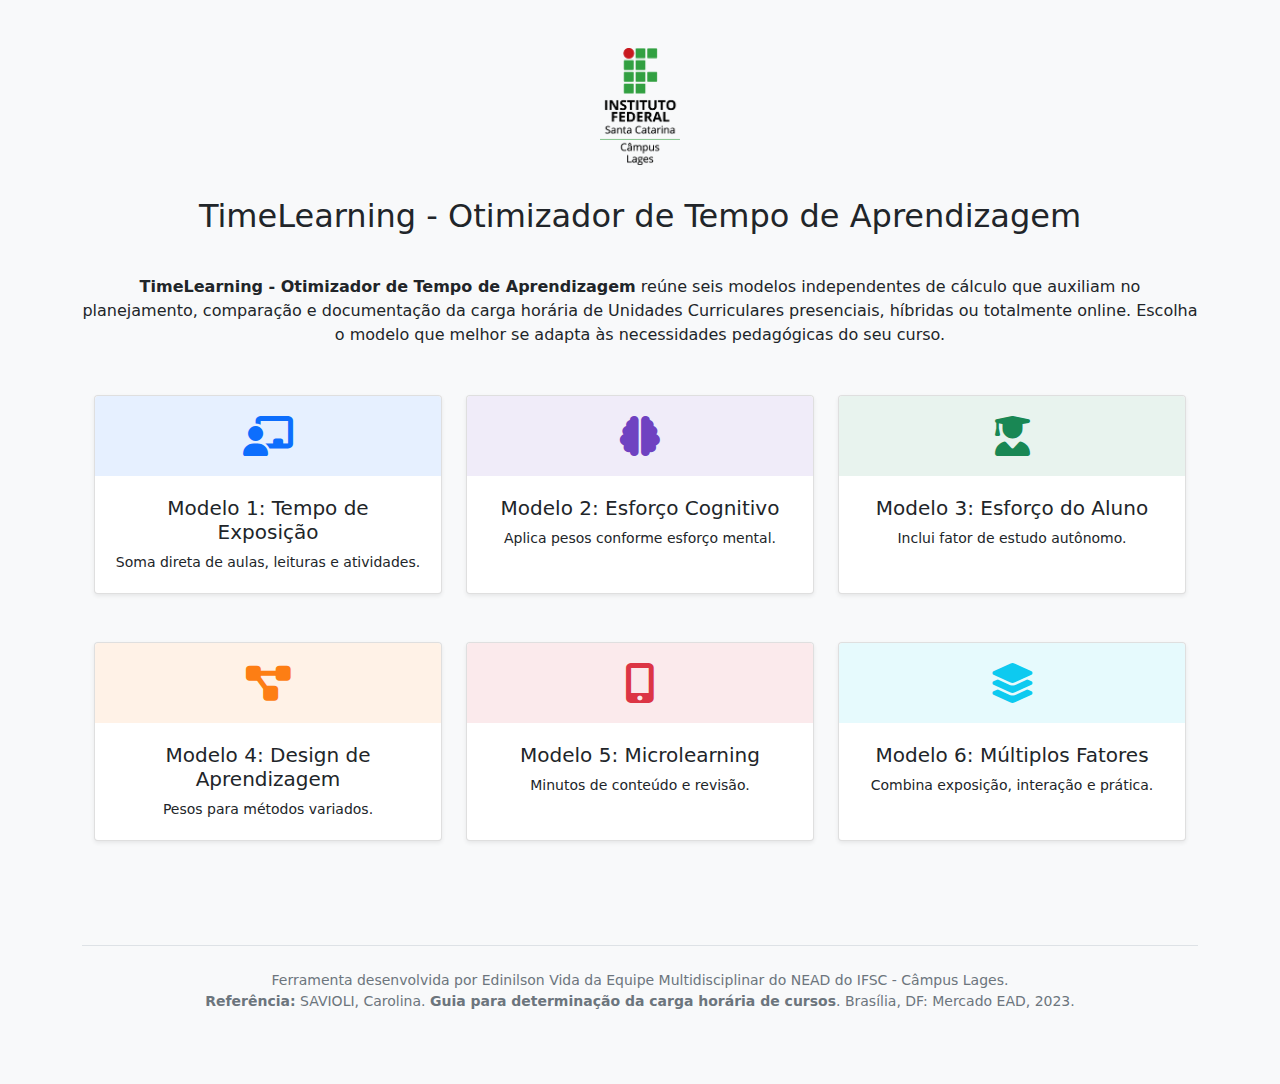
<file: index.html>
<!DOCTYPE html>
<html lang="pt-BR">

<head>
    <meta charset="UTF-8" />
    <meta name="viewport" content="width=device-width, initial-scale=1.0" />
    <title>TimeLearning - Otimizador de Tempo de Aprendizagem</title>
    <link href="https://cdn.jsdelivr.net/npm/bootstrap@5.3.3/dist/css/bootstrap.min.css" rel="stylesheet" />
    <link rel="stylesheet" href="https://cdnjs.cloudflare.com/ajax/libs/font-awesome/6.5.1/css/all.min.css">
    <link href="css/estilos.css" rel="stylesheet" />
</head>

<body class="container py-5">
    <header>
        <img src="img/logo_ifsc.png" alt="Logotipo do IFSC" width="80px" />
    </header>
    <h2 class="mb-4 text-center">
        TimeLearning - Otimizador de Tempo de Aprendizagem
    </h2>
    <p class="py-3 text-center">
        <strong>TimeLearning - Otimizador de Tempo de Aprendizagem</strong> reúne seis
        modelos independentes de cálculo que auxiliam no planejamento, comparação
        e documentação da carga horária de Unidades Curriculares presenciais,
        híbridas ou totalmente online. Escolha o modelo que melhor se adapta às
        necessidades pedagógicas do seu curso.
    </p>
    <main class="container py-3 flex-grow-1 d-flex flex-column">
        <div class="row g-4 mb-3">
            <div class="col-sm-6 col-lg-4">
                <a href="calculadora/modelo1.html" class="text-decoration-none">
                    <div class="card h-100 shadow-sm model1">
                        <div class="icon-box">
                            <i class="fa-solid fa-chalkboard-user"></i>
                        </div>
                        <div class="card-body text-center">
                            <h5 class="card-title mb-2">Modelo 1: Tempo de Exposição</h5>
                            <p class="card-text small mb-0">
                                Soma direta de aulas, leituras e atividades.
                            </p>
                        </div>
                    </div>
                </a>
            </div>
            <div class="col-sm-6 col-lg-4">
                <a href="calculadora/modelo2.html" class="text-decoration-none">
                    <div class="card h-100 shadow-sm model2">
                        <div class="icon-box"><i class="fa-solid fa-brain"></i></div>
                        <div class="card-body text-center">
                            <h5 class="card-title mb-2">Modelo 2: Esforço Cognitivo</h5>
                            <p class="card-text small mb-0">
                                Aplica pesos conforme esforço mental.
                            </p>
                        </div>
                    </div>
                </a>
            </div>
            <div class="col-sm-6 col-lg-4">
                <a href="calculadora/modelo3.html" class="text-decoration-none">
                    <div class="card h-100 shadow-sm model3">
                        <div class="icon-box">
                            <i class="fa-solid fa-user-graduate"></i>
                        </div>
                        <div class="card-body text-center">
                            <h5 class="card-title mb-2">Modelo 3: Esforço do Aluno</h5>
                            <p class="card-text small mb-0">
                                Inclui fator de estudo autônomo.
                            </p>
                        </div>
                    </div>
                </a>
            </div>
            <div class="col-sm-6 col-lg-4">
                <a href="calculadora/modelo4.html" class="text-decoration-none">
                    <div class="card h-100 shadow-sm model4">
                        <div class="icon-box">
                            <i class="fa-solid fa-diagram-project"></i>
                        </div>
                        <div class="card-body text-center">
                            <h5 class="card-title mb-2">
                                Modelo 4: Design de Aprendizagem
                            </h5>
                            <p class="card-text small mb-0">Pesos para métodos variados.</p>
                        </div>
                    </div>
                </a>
            </div>
            <div class="col-sm-6 col-lg-4">
                <a href="calculadora/modelo5.html" class="text-decoration-none">
                    <div class="card h-100 shadow-sm model5">
                        <div class="icon-box"><i class="fa-solid fa-mobile-screen-button"></i></div>
                        <div class="card-body text-center">
                            <h5 class="card-title mb-2">Modelo 5: Microlearning</h5>
                            <p class="card-text small mb-0">
                                Minutos de conteúdo e revisão.
                            </p>
                        </div>
                    </div>
                </a>
            </div>
            <div class="col-sm-6 col-lg-4">
                <a href="calculadora/modelo6.html" class="text-decoration-none">
                    <div class="card h-100 shadow-sm model6">
                        <div class="icon-box">
                            <i class="fa-solid fa-layer-group"></i>
                        </div>
                        <div class="card-body text-center">
                            <h5 class="card-title mb-2">Modelo 6: Múltiplos Fatores</h5>
                            <p class="card-text small mb-0">
                                Combina exposição, interação e prática.
                            </p>
                        </div>
                    </div>
                </a>
            </div>
        </div>
    </main>
    <footer>
        Ferramenta desenvolvida por Edinilson Vida da Equipe Multidisciplinar do NEAD do IFSC -
        Câmpus Lages.<br />
        <strong>Referência:</strong> SAVIOLI, Carolina.
        <strong>Guia para determinação da carga horária de cursos</strong>.
        Brasília, DF: Mercado EAD, 2023.
    </footer>
    <script src="https://cdn.jsdelivr.net/npm/bootstrap@5.3.3/dist/js/bootstrap.bundle.min.js"></script>
</body>

</html>
</file>
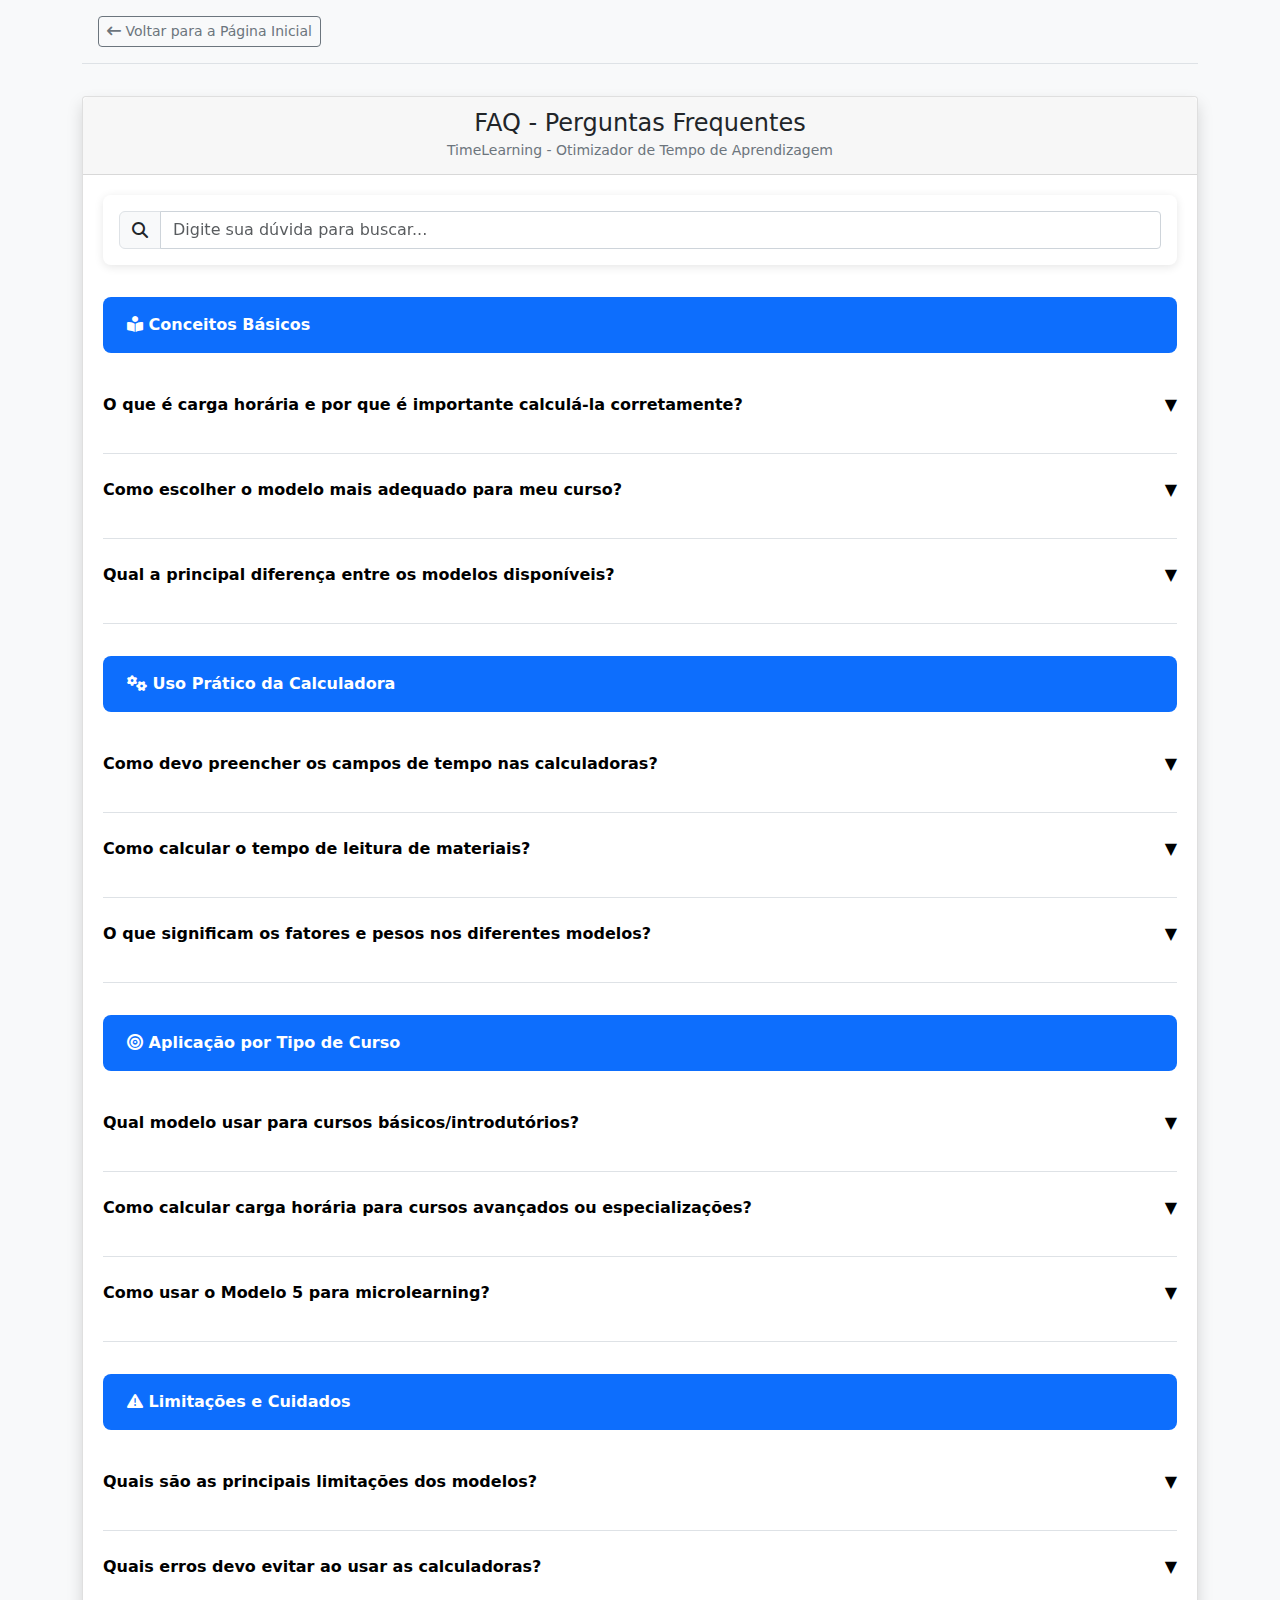
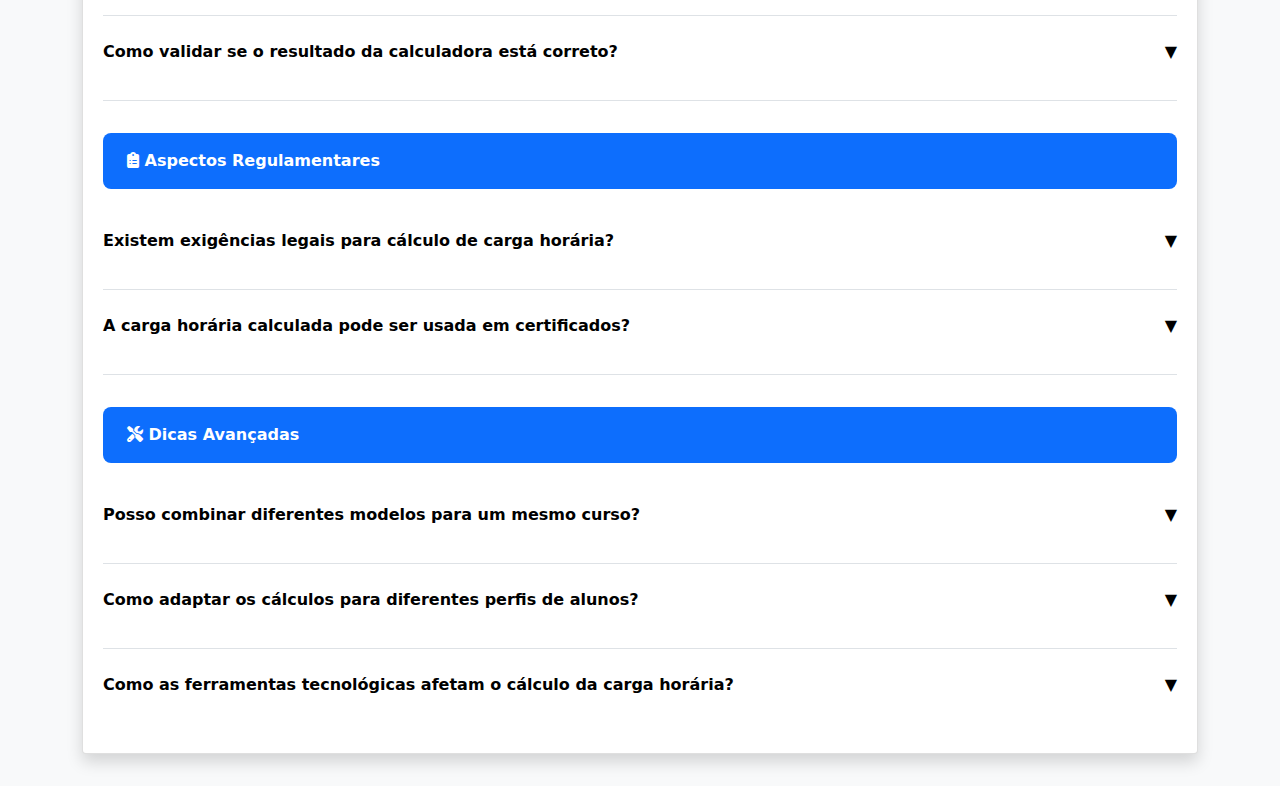
<file: faq.html>
<!DOCTYPE html>
<html lang="pt-BR">

<head>
  <meta charset="UTF-8" />
  <meta name="viewport" content="width=device-width, initial-scale=1.0" />
  <title>FAQ - Calculadora de Carga Horária</title>
  <link href="https://cdn.jsdelivr.net/npm/bootstrap@5.3.3/dist/css/bootstrap.min.css" rel="stylesheet" />
  <link rel="stylesheet" href="https://cdnjs.cloudflare.com/ajax/libs/font-awesome/6.5.1/css/all.min.css" />
  <link href="./css/estilos.css" rel="stylesheet" />
</head>

<body>
  <div class="container">
    <div class="d-flex justify-content-start p-3 border-bottom">
      <a href="index.html" class="btn btn-outline-secondary btn-sm">
        <i class="fa-solid fa-arrow-left-long"></i> Voltar para a Página
        Inicial
      </a>
    </div>

    <div class="card shadow card-main">
      <div class="card-header text-center">
        <h4 class="mb-0">FAQ - Perguntas Frequentes</h4>
        <small class="text-muted">TimeLearning - Otimizador de Tempo de Aprendizagem</small>
      </div>
      <div class="card-body">
        <div class="search-box">
          <div class="input-group">
            <span class="input-group-text"><i class="fa-solid fa-magnifying-glass"></i></span>
            <input type="text" class="form-control" id="searchInput" placeholder="Digite sua dúvida para buscar..." />
          </div>
        </div>

        <div class="category-header">
          <i class="fa-solid fa-book-open-reader"></i> Conceitos Básicos
        </div>

        <div class="faq-item" data-keywords="carga horaria definicao conceito">
          <div class="faq-question" onclick="toggleAnswer(this)">
            O que é carga horária e por que é importante calculá-la
            corretamente?
            <span class="faq-toggle">▼</span>
          </div>
          <div class="faq-answer">
            <p>
              A carga horária representa o tempo total que um aluno precisa
              dedicar para completar um curso com sucesso, incluindo aulas,
              estudos, atividades e avaliações. Calcular corretamente é
              fundamental para:
            </p>
            <ul>
              <li>
                Cumprir exigências legais e regulamentares.
              </li>
              <li>
                Fornecer expectativas realistas aos alunos.
              </li>
              <li>Garantir qualidade pedagógica.</li>
              <li>Facilitar o planejamento acadêmico.</li>
              <li>
                Permitir comparação entre cursos similares.
              </li>
            </ul>
          </div>
        </div>

        <div class="faq-item" data-keywords="modelo escolher qual usar">
          <div class="faq-question" onclick="toggleAnswer(this)">
            Como escolher o modelo mais adequado para meu curso?
            <span class="faq-toggle">▼</span>
          </div>
          <div class="faq-answer">
            <p>A escolha do modelo depende das características do seu curso. Considere os seguintes perfis:</p>
            <ul>
              <li>
                <strong>Modelo 1 (Tempo de Exposição):</strong> indicado para cursos básicos, com aulas expositivas e atividades simples.
              </li>
              <li>
                <strong>Modelo 2 (Esforço Cognitivo):</strong> adequado para cursos intermediários ou avançados, com atividades que exigem reflexão e análise.
              </li>
              <li>
                <strong>Modelo 3 (Tempo de Esforço):</strong> recomendado para cursos que demandam estudo autônomo intenso e aprofundamento teórico.
              </li>
              <li>
                <strong>Modelo 4 (Design de Aprendizagem):</strong> ideal para cursos com metodologias diversificadas, como gamificação, mentoria e aprendizagem ativa.
              </li>
              <li>
                <strong>Modelo 5 (Microlearning):</strong> voltado para cursos modulares, com conteúdos curtos, objetivos e distribuídos em pequenas unidades.
              </li>
              <li>
                <strong>Modelo 6 (Múltiplos Fatores):</strong> aplicável a cursos complexos que combinam diferentes estratégias de ensino e avaliação.
              </li>
            </ul>
          </div>
        </div>

        <div class="faq-item" data-keywords="diferenca modelos comparacao">
          <div class="faq-question" onclick="toggleAnswer(this)">
            Qual a principal diferença entre os modelos disponíveis?
            <span class="faq-toggle">▼</span>
          </div>
          <div class="faq-answer">
            <p>Os modelos diferem na forma como consideram o esforço do aluno:</p>
            <ul>
              <li>
                <strong>Modelos 1 e 5:</strong> focam no tempo direto de exposição ao conteúdo.
              </li>
              <li>
                <strong>Modelos 2, 3 e 4:</strong> aplicam multiplicadores baseados no esforço cognitivo necessário.
              </li>
              <li>
                <strong>Modelo 6:</strong> considera múltiplas dimensões simultaneamente, como exposição, metodologia, interação, cognição e aplicação.
              </li>
            </ul>
            <p>Quanto mais complexo o curso e maior a exigência de participação ativa do aluno, maior será a diferença entre os resultados dos modelos.</p>
          </div>
        </div>

        <div class="category-header">
          <i class="fa-solid fa-gears"></i> Uso Prático da Calculadora
        </div>

        <div class="faq-item" data-keywords="preencher campos dados informacoes">
          <div class="faq-question" onclick="toggleAnswer(this)">
            Como devo preencher os campos de tempo nas calculadoras?
            <span class="faq-toggle">▼</span>
          </div>
          <div class="faq-answer">
            <p>O preenchimento deve levar em consideração:</p>
            <ul>
              <li>
                <strong>Para aulas/videoaulas:</strong> conte apenas o tempo efetivo de conteúdo, sem pausas ou intervalos.
              </li>
              <li>
                <strong>Para leituras:</strong> estime o tempo com base na quantidade de páginas ou palavras. Use como referência 200-250 palavras por minuto para textos técnicos.
              </li>
              <li>
                <strong>Para atividades:</strong> considere apenas o tempo de execução da tarefa, não o de correção. Avalie de acordo com a complexidade.
              </li>
              <li>
                <strong>Para projetos:</strong> inclua o tempo necessário para pesquisa, desenvolvimento, revisão e apresentação.
              </li>
            </ul>
            <p><em>Dica:</em> use números decimais (exemplo: 2,5 horas) para maior precisão. As tooltips (dicas) em cada campo fornecem orientações específicas.</p>
          </div>
        </div>

        <div class="faq-item" data-keywords="tempo leitura calcular estimar">
          <div class="faq-question" onclick="toggleAnswer(this)">
            Como calcular o tempo de leitura de materiais?
            <span class="faq-toggle">▼</span>
          </div>
          <div class="faq-answer">
            <p>Use estas referências para estimar o tempo de leitura:</p>
            <ul>
              <li><strong>Textos simples:</strong> 250-300 palavras por minuto.</li>
              <li><strong>Textos técnicos:</strong> 200-250 palavras por minuto.</li>
              <li><strong>Textos científicos/acadêmicos:</strong> 150-200 palavras por minuto.</li>
              <li><strong>Textos em idioma estrangeiro:</strong> 100-150 palavras por minuto.</li>
            </ul>
            <p><strong>Exemplo prático:</strong> um artigo de 2.000 palavras técnicas levará aproximadamente 8 a 10 minutos para ser lido (2.000 ÷ 250 = 8 min). Considere também tempo adicional para compreensão e anotações.</p>
            <p><b>Referências:</b></p>
            <ul>
              <li>CARVER, R. P. <strong>Reading rate:</strong> a review of research and theory. New York: Academic Press, 1990.</li>
              <li>HOLMQVIST, Kenneth; NYSTRÖM, Marcus; ANDERSSON, Richard; DEWHURST, Richard; JARODZKA, Halszka; VAN DE WEIJER, Joost. <strong>Eye tracking:</strong> a comprehensive guide to methods and measures. Oxford: Oxford University Press, 2011.</li>
              <li>NIELSEN, Jakob; PERNICE, Kara; WHITENTON, Kathryn. <strong>How people read on the web:</strong> the eyetracking evidence. Fremont, CA: Nielsen Norman Group, 2009. Disponível em: <https://www.nngroup.com/reports/how-people-read-web-eyetracking-evidence/>. Acesso em: 1 jul. 2025.</li>
            </ul>
          </div>
        </div>

        <div class="faq-item" data-keywords="fatores pesos multiplicadores">
          <div class="faq-question" onclick="toggleAnswer(this)">
            O que significam os fatores e pesos nos diferentes modelos?
            <span class="faq-toggle">▼</span>
          </div>
          <div class="faq-answer">
            <p>Os fatores e pesos são multiplicadores que refletem o esforço cognitivo necessário:</p>
            <ul>
              <li><strong>Peso 1.0:</strong> exposição passiva (aulas expositivas).</li>
              <li><strong>Peso 1.5:</strong> leitura com compreensão.</li>
              <li><strong>Peso 2.0:</strong> atividades que exigem aplicação.</li>
              <li><strong>Peso 2.5-3.0:</strong> projetos e análise crítica.</li>
              <li><strong>Peso 3.5+:</strong> criação, inovação e mentoria.</li>
            </ul>
            <p><em>Exemplo:</em> 1 hora de projeto (peso 3) equivale a 3 horas de aula expositiva em termos de dedicação do aluno.</p>
          </div>
        </div>

        <div class="category-header">
          <i class="fa-solid fa-bullseye"></i> Aplicação por Tipo de Curso
        </div>

        <div class="faq-item" data-keywords="curso basico iniciante modelo">
          <div class="faq-question" onclick="toggleAnswer(this)">
            Qual modelo usar para cursos básicos/introdutórios?
            <span class="faq-toggle">▼</span>
          </div>
          <div class="faq-answer">
            <p>Para cursos básicos, recomendamos:</p>
            <ul>
              <li>
                <strong>Primeira opção:</strong> Modelo 1 (Tempo de Exposição) - ideal para cursos com conteúdo predominantemente expositivo.
              </li>
              <li>
                <strong>Segunda opção:</strong> Modelo 3 (Tempo de Esforço) com fator 1.5 - indicado quando há necessidade de estudo complementar básico.
              </li>
            </ul>
            <p><strong>Características dos cursos básicos:</strong></p>
            <ul>
              <li>Conteúdo introdutório.</li>
              <li>Atividades simples (questionários, exercícios diretos).</li>
              <li>Pouca exigência de pesquisa ou análise crítica.</li>
              <li>Foco na transmissão de informações fundamentais.</li>
            </ul>
          </div>
        </div>

        <div class="faq-item" data-keywords="curso avancado especialização pos">
          <div class="faq-question" onclick="toggleAnswer(this)">
            Como calcular carga horária para cursos avançados ou
            especializações?
            <span class="faq-toggle">▼</span>
          </div>
          <div class="faq-answer">
            <p>Para cursos avançados, considere:</p>
            <ul>
              <li>
                <strong>Modelo 2 (Esforço Cognitivo):</strong> quando há projetos e atividades complexas bem definidas.
              </li>
              <li>
                <strong>Modelo 3 (Tempo de Esforço):</strong> com fator 3.0 para cursos que exigem muito estudo autônomo.
              </li>
              <li>
                <strong>Modelo 6 (Múltiplos Fatores):</strong> indicado para especializações que combinam diferentes metodologias.
              </li>
            </ul>
            <p>Características a considerar:</p>
            <ul>
              <li>Necessidade de pesquisa independente.</li>
              <li>Análise crítica e síntese.</li>
              <li>Projetos aplicados ao contexto profissional.</li>
              <li>Interação com especialistas e mentores.</li>
            </ul>
          </div>
        </div>

        <div class="faq-item" data-keywords="microlearning cursos curtos modulos">
          <div class="faq-question" onclick="toggleAnswer(this)">
            Como usar o Modelo 5 para microlearning?
            <span class="faq-toggle">▼</span>
          </div>
          <div class="faq-answer">
            <p>O Modelo 5 é específico para cursos modulares com as seguintes características:</p>
            <ul>
              <li><strong>Conteúdos curtos:</strong> 3 a 15 minutos por módulo.</li>
              <li><strong>Atividades rápidas:</strong> quizzes, exercícios práticos imediatos.</li>
              <li><strong>Revisão frequente:</strong> conteúdo revisitado regularmente.</li>
            </ul>
            <p>Fatores de revisão:</p>
            <ul>
              <li><strong>1.1-1.2:</strong> conteúdos simples, pouca necessidade de reforço.</li>
              <li><strong>1.3-1.4:</strong> conteúdos que precisam de reforço moderado.</li>
              <li><strong>1.5:</strong> conteúdos complexos que exigem revisão intensiva.</li>
            </ul>
            <p><em>Lembre-se:</em> informe os tempos em minutos, não em horas.</p>
          </div>
        </div>

        <div class="category-header">
          <i class="fa-solid fa-triangle-exclamation"></i> Limitações e
          Cuidados
        </div>

        <div class="faq-item" data-keywords="limitacoes problemas cuidados">
          <div class="faq-question" onclick="toggleAnswer(this)">
            Quais são as principais limitações dos modelos?
            <span class="faq-toggle">▼</span>
          </div>
          <div class="faq-answer">
            <p>Cada modelo tem limitações específicas:</p>
            <ul>
              <li><strong>Modelo 1:</strong> pode subestimar cursos que exigem estudo independente.</li>
              <li><strong>Modelo 2:</strong> pode superestimar se o esforço cognitivo for menor que o esperado.</li>
              <li><strong>Modelo 3:</strong> depende do aluno seguir as recomendações de estudo autônomo.</li>
              <li><strong>Modelo 4:</strong> requer planejamento detalhado das metodologias.</li>
              <li><strong>Modelo 5:</strong> não é adequado para cursos extensivos ou complexos.</li>
              <li><strong>Modelo 6:</strong> complexo de aplicar, requer análise cuidadosa dos pesos.</li>
            </ul>
            <p><em>Recomendação:</em> considere usar mais de um modelo para validação cruzada.</p>
          </div>
        </div>

        <div class="faq-item" data-keywords="erro comum evitar problemas">
          <div class="faq-question" onclick="toggleAnswer(this)">
            Quais erros devo evitar ao usar as calculadoras?
            <span class="faq-toggle">▼</span>
          </div>
          <div class="faq-answer">
            <p>Erros comuns a evitar:</strong></p>
            <ul>
              <li><strong>Incluir tempo de correção:</strong> conte apenas o tempo do aluno, não o do professor.</li>
              <li><strong>Misturar unidades:</strong> atenção às unidades (horas vs. minutos) em cada modelo.</li>
              <li><strong>Superestimar atividades simples:</strong> questionários básicos não precisam de pesos altos.</li>
              <li><strong>Ignorar o perfil do aluno:</strong> considere o nível de conhecimento prévio.</li>
              <li><strong>Usar modelo inadequado:</strong> cada modelo tem seu contexto ideal de aplicação.</li>
              <li><strong>Não considerar tecnologia:</strong> ferramentas podem acelerar ou retardar o aprendizado.</li>
            </ul>
            <p><em>Dica:</em> sempre valide os resultados com a experiência prática de cursos similares.</p>
          </div>
        </div>

        <div class="faq-item" data-keywords="validar resultado conferir">
          <div class="faq-question" onclick="toggleAnswer(this)">
            Como validar se o resultado da calculadora está correto?
            <span class="faq-toggle">▼</span>
          </div>
          <div class="faq-answer">
            <p>Estratégias de validação:</strong></p>
            <ul>
              <li><strong>Compare com cursos similares:</strong> verifique a carga horária de cursos do mesmo nível e área.</li>
              <li><strong>Use múltiplos modelos:</strong> aplique 2-3 modelos diferentes e compare os resultados.</li>
              <li><strong>Teste com grupo piloto:</strong> acompanhe o tempo real gasto por alguns alunos.</li>
              <li><strong>Consulte especialistas:</strong> peça opinião de colegas experientes na área.</li>
              <li><strong>Considere feedback dos alunos:</strong> após o curso, pergunte se a carga horária foi adequada.</li>
            </ul>
            <p>Sinais de alerta:</strong></p>
            <ul>
              <li>Resultado muito diferente de cursos similares.</li>
              <li>Carga horária desproporcional ao conteúdo.</li>
              <li>Feedback negativo consistente dos alunos.</li>
            </ul>
          </div>
        </div>

        <div class="category-header">
          <i class="fa-solid fa-clipboard-list"></i> Aspectos Regulamentares
        </div>

        <div class="faq-item" data-keywords="mec regulamentacao legal exigencias">
          <div class="faq-question" onclick="toggleAnswer(this)">
            Existem exigências legais para cálculo de carga horária?
            <span class="faq-toggle">▼</span>
          </div>
          <div class="faq-answer">
            <p>Sim, existem regulamentações importantes:</p>
            <ul>
              <li><strong>Para cursos superiores:</strong> seguir diretrizes do MEC e as Diretrizes Curriculares Nacionais (DCNs).</li>
              <li><strong>Para cursos técnicos:</strong> atender ao Catálogo Nacional de Cursos Técnicos.</li>
              <li><strong>Para cursos livres:</strong> não há exigência legal específica, mas é uma boa prática ser transparente quanto à carga horária.</li>
              <li><strong>Para EAD:</strong> o Decreto nº 12.456/2025 - Nova Política de EAD estabelece critérios específicos para cursos a distância.</li>
            </ul>
            <p>Documentação necessária:</p>
            <ul>
              <li>Justificativa da metodologia de cálculo.</li>
              <li>Detalhamento das atividades.</li>
              <li>Evidências de tempo necessário.</li>
            </ul>
            <p><em>Importante:</em> Consulte sempre a legislação atual e os órgãos reguladores específicos da sua área.</p>
          </div>
        </div>

        <div class="faq-item" data-keywords="certificacao diploma horas">
          <div class="faq-question" onclick="toggleAnswer(this)">
            A carga horária calculada pode ser usada em certificados?
            <span class="faq-toggle">▼</span>
          </div>
          <div class="faq-answer">
            <p>Depende do tipo de curso:</p>
            <ul>
              <li><strong>Cursos livres:</strong> sim, podem ser emitidos certificados com a carga horária calculada.</li>
              <li><strong>Cursos técnicos/superiores:</strong> deve seguir a carga horária aprovada pelas normas institucionais.</li>
              <li><strong>Cursos de extensão:</strong> geralmente são aceitos, mas é importante verificar as normas da instituição.</li>
            </ul>
            <p>Boas práticas para certificação:</p>
            <ul>
              <li>Seja transparente sobre a metodologia de cálculo.</li>
              <li>Mantenha registros das atividades realizadas.</li>
              <li>Documente a participação efetiva do aluno.</li>
              <li>Considere avaliações para validar o aprendizado.</li>
            </ul>
          </div>
        </div>

        <div class="category-header">
          <i class="fa-solid fa-screwdriver-wrench"></i> Dicas Avançadas
        </div>

        <div class="faq-item" data-keywords="combinar modelos usar juntos">
          <div class="faq-question" onclick="toggleAnswer(this)">
            Posso combinar diferentes modelos para um mesmo curso?
            <span class="faq-toggle">▼</span>
          </div>
          <div class="faq-answer">
            <p>Sim, e é uma prática recomendada. Estratégias de combinação:</p>
            <ul>
              <li><strong>Validação cruzada:</strong> use 2-3 modelos e compare os resultados.</li>
              <li><strong>Módulos diferentes:</strong> aplique modelos específicos para cada módulo do curso.</li>
              <li><strong>Média ponderada:</strong> calcule a média dos resultados, dando mais peso ao modelo mais adequado.</li>
            </ul>
            <p>Exemplo prático:</p>
            <ul>
              <li><strong>Módulo teórico:</strong> Modelo 1 (Tempo de Exposição).</li>
              <li><strong>Módulo prático:</strong> Modelo 4 (Design de Aprendizagem).</li>
              <li><strong>Projeto final:</strong> Modelo 2 (Esforço Cognitivo).</li>
            </ul>
            <p><em>Vantagem:</em> maior precisão e adequação às diferentes fases do curso.</p>
          </div>
        </div>

        <div class="faq-item" data-keywords="ajustar personalizar adaptar">
          <div class="faq-question" onclick="toggleAnswer(this)">
            Como adaptar os cálculos para diferentes perfis de alunos?
            <span class="faq-toggle">▼</span>
          </div>
          <div class="faq-answer">
            <p>Considere estes fatores de ajuste para o nível de conhecimento prévio:</p>
            <ul>
              <li><strong>Iniciantes:</strong> acrescente de 20-30% ao tempo.</li>
              <li><strong>Intermediários:</strong> mantenha o tempo padrão.</li>
              <li><strong>Avançados:</strong> reduza de 10-20% do tempo.</li>
            </ul>
            <p>A modalidade de ensino:</p>
            <ul>
              <li><strong>EAD:</strong> adicione de 15-25% ao tempo estimado.</li>
              <li><strong>Híbrido:</strong> sem ajustes.</li>
              <li><strong>Presencial:</strong> reduza de 10-15% do tempo.</li>
            </ul>
            <p>A faixa etária:</p>
            <ul>
              <li><strong>Jovens (18-25):</strong> sem ajustes.</li>
              <li><strong>Adultos (26-45):</strong> acrescente de 10-15%.</li>
              <li><strong>Maduros (45+):</strong> acrescente de 20-30%.</li>
            </ul>
            <p><em>Dica:</em> crie versões da carga horária para diferentes perfis quando necessário.</p>
            <p><strong>Referências:</strong></p>
            <ul>
              <li>ASSOCIATION FOR TALENT DEVELOPMENT (ATD). <strong>Instructional design now:</strong> a new age of learning and beyond. Alexandria, VA: ATD Press, 2015.</li>
              <li>FILATRO, Andrea. <strong>Como preparar conteúdos para EAD</strong>. São Paulo: Pearson Education do Brasil, 2008.</li>
              <li>GAGNÉ, Robert M.; BRIGGS, Leslie J.; WAGER, Walter W. <strong>Principles of instructional design</strong>. 4. ed. Fort Worth: Harcourt Brace Jovanovich College Publishers, 1992.</li>
              <li>KAPP, Karl M.; DEFELICE, Robyn A. <strong>Time to develop one hour of training</strong>. TD Magazine - Newsletter, 6 dez. 2017. Disponível em: <https://www.td.org/content/newsletter/time-to-develop-one-hour-of-training-2009>. Acesso em: 10 jan. 2022.</li>
              <li>MERRIAM, Sharan B.; BIEREMA, Laura L. <strong>Adult learning:</strong> linking theory and practice. San Francisco: Jossey-Bass, 2014.</li>
              <li>SWELLER, John. <strong>Cognitive load during problem solving:</strong> effects on learning. Cognitive Science, v. 12, n. 2, p. 257-285, 1988.</li>
            </ul>
          </div>
        </div>

        <div class="faq-item" data-keywords="tecnologia ferramentas impacto">
          <div class="faq-question" onclick="toggleAnswer(this)">
            Como as ferramentas tecnológicas afetam o cálculo da carga
            horária?
            <span class="faq-toggle">▼</span>
          </div>
          <div class="faq-answer">
            <p>Tecnologias que reduzem o tempo de aprendizagem:</p>
            <ul>
              <li>Simuladores e laboratórios virtuais.</li>
              <li>Ferramentas de busca e pesquisa avançada.</li>
              <li>Sistemas de correção automática.</li>
              <li>Plataformas colaborativas eficientes.</li>
            </ul>
            <p>Tecnologias que podem aumentar o tempo:</p>
            <ul>
              <li>Ferramentas complexas que exigem aprendizado prévio.</li>
              <li>Sistemas instáveis ou com lentidão.</li>
              <li>Interfaces pouco intuitivas.</li>
              <li>Problemas frequentes de conectividade.</li>
            </ul>
            <p>Recomendações:</p>
            <ul>
              <li>Teste as ferramentas antes de calcular a carga horária.</li>
              <li>Considere o tempo de adaptação tecnológica dos alunos.</li>
              <li>Inclua suporte técnico quando necessário.</li>
              <li>Monitore o desempenho real das ferramentas em uso.</li>
            </ul>
          </div>
        </div>
      </div>
    </div>
  </div>
  <script src="./js/script.js"></script>
  <script src="https://cdn.jsdelivr.net/npm/bootstrap@5.3.3/dist/js/bootstrap.bundle.min.js"></script>
</body>

</html>
</file>
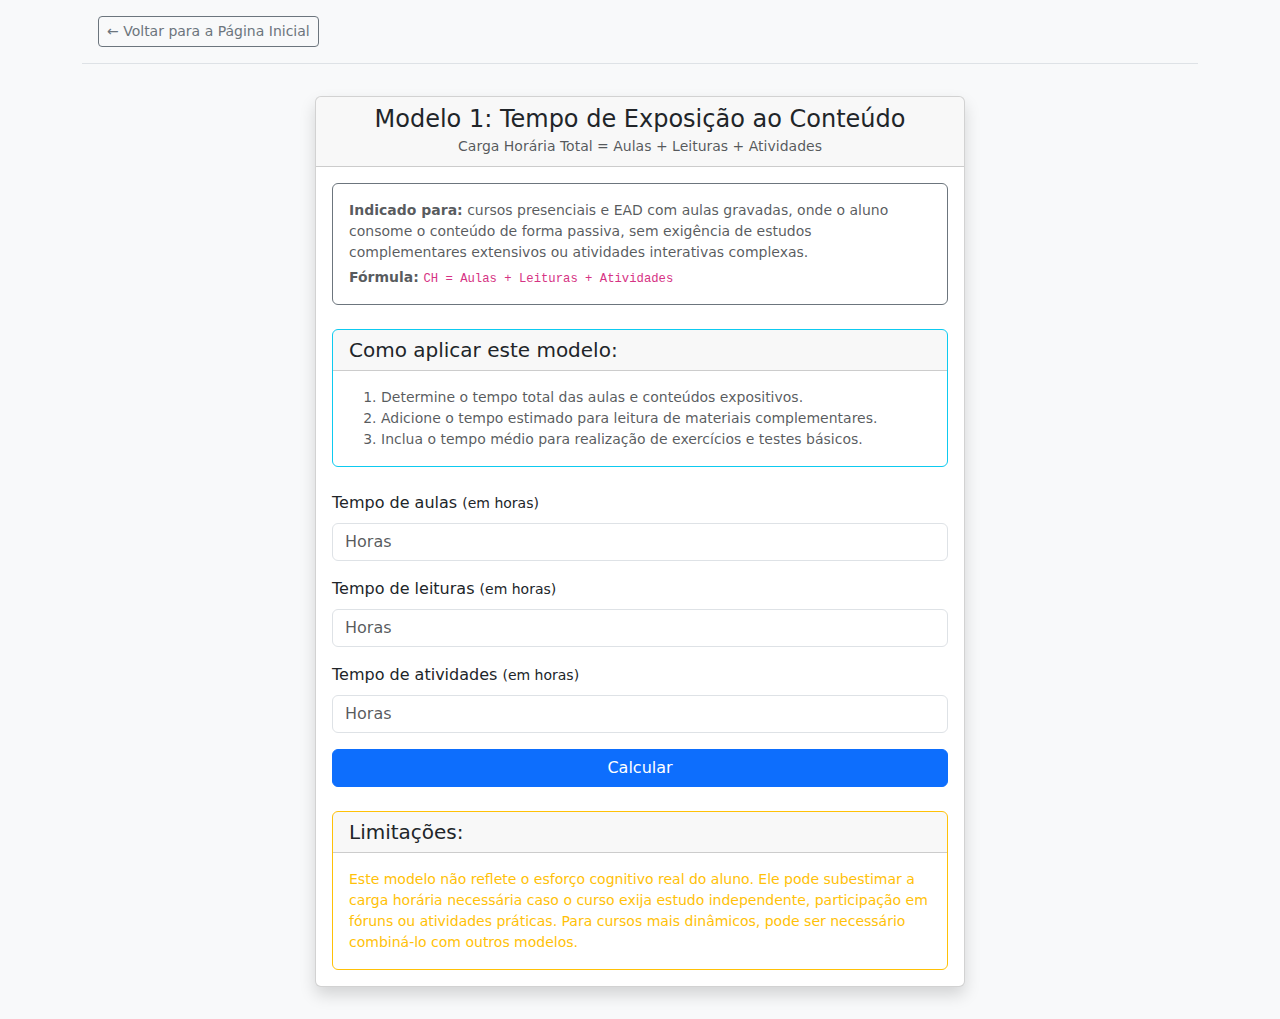
<file: calculadora/modelo1.html>
<!DOCTYPE html>
<html lang="pt-BR">

<head>
  <meta charset="UTF-8" />
  <meta name="viewport" content="width=device-width, initial-scale=1.0" />
  <title>Calculadora de Carga Horária - Modelo 1</title>
  <link href="https://cdn.jsdelivr.net/npm/bootstrap@5.3.3/dist/css/bootstrap.min.css" rel="stylesheet" />
  <style>
    body {
      background: #f8f9fa;
    }

    .card-main {
      max-width: 650px;
      margin: 2rem auto;
    }
  </style>
</head>

<body>
  <div class="container">
    <div class="d-flex justify-content-start p-3 border-bottom">
      <a href="../index.html" class="btn btn-outline-secondary btn-sm">
        ← Voltar para a Página Inicial
      </a>
    </div>
    <div class="card shadow card-main">
      <div class="card-header text-center">
        <h4 class="mb-0">Modelo 1: Tempo de Exposição ao Conteúdo</h4>
        <small class="text-muted">Carga Horária Total = Aulas + Leituras + Atividades</small>
      </div>
      <div class="card-body">
        <div class="card border-secondary mb-4">
          <div class="card-body p-3">
            <p class="mb-1 small text-muted">
              <strong>Indicado para:</strong> cursos presenciais e EAD com
              aulas gravadas, onde o aluno consome o conteúdo de forma
              passiva, sem exigência de estudos complementares extensivos ou
              atividades interativas complexas.
            </p>
            <p class="mb-0 small text-muted">
              <strong>Fórmula:</strong>
              <code>CH = Aulas + Leituras + Atividades</code>
            </p>
          </div>
        </div>

        <div class="card border-info mb-4">
          <div class="card-header">
            <h5 class="mb-0">Como aplicar este modelo:</h5>
          </div>
          <div class="card-body">
            <ol class="small text-muted mb-0">
              <li>
                Determine o tempo total das aulas e conteúdos expositivos.
              </li>
              <li>
                Adicione o tempo estimado para leitura de materiais
                complementares.
              </li>
              <li>
                Inclua o tempo médio para realização de exercícios e testes
                básicos.
              </li>
            </ol>
          </div>
        </div>

        <form id="calc-form">
          <div class="mb-3">
            <label for="aulas" class="form-label">Tempo de aulas <small>(em horas)</small></label>
            <input type="number" step="0.1" min="0" class="form-control" id="aulas" placeholder="Horas" required />
          </div>
          <div class="mb-3">
            <label for="leituras" class="form-label">Tempo de leituras <small>(em horas)</small></label>
            <input type="number" step="0.1" min="0" class="form-control" id="leituras" placeholder="Horas" required />
          </div>
          <div class="mb-3">
            <label for="atividades" class="form-label">Tempo de atividades <small>(em horas)</small></label>
            <input type="number" step="0.1" min="0" class="form-control" id="atividades" placeholder="Horas" required />
          </div>
          <button type="submit" class="btn btn-primary w-100">
            Calcular
          </button>
        </form>

        <div id="resultado" class="alert alert-info mt-4 d-none" role="alert"></div>

        <div class="card border-warning mt-4">
          <div class="card-header">
            <h5 class="mb-0">Limitações:</h5>
          </div>
          <div class="card-body p-3">
            <p class="mb-0 small text-warning">
              Este modelo não reflete o esforço cognitivo real do aluno. Ele
              pode subestimar a carga horária necessária caso o curso exija
              estudo independente, participação em fóruns ou atividades
              práticas. Para cursos mais dinâmicos, pode ser necessário
              combiná-lo com outros modelos.
            </p>
          </div>
        </div>
      </div>
    </div>
  </div>

  <script src="https://cdn.jsdelivr.net/npm/bootstrap@5.3.3/dist/js/bootstrap.bundle.min.js"></script>
  <script>
    document
      .getElementById("calc-form")
      .addEventListener("submit", function (e) {
        e.preventDefault();
        const aulas = parseFloat(document.getElementById("aulas").value) || 0;
        const leituras =
          parseFloat(document.getElementById("leituras").value) || 0;
        const atividades =
          parseFloat(document.getElementById("atividades").value) || 0;

        const total = aulas + leituras + atividades;

        const resultadoDiv = document.getElementById("resultado");
        resultadoDiv.classList.remove("d-none");
        resultadoDiv.textContent = `Carga Horária Total: ${total.toLocaleString(
          "pt-BR",
          {
            minimumFractionDigits: 1,
            maximumFractionDigits: 1,
          }
        )} horas`;
      });
  </script>
</body>

</html>
</file>
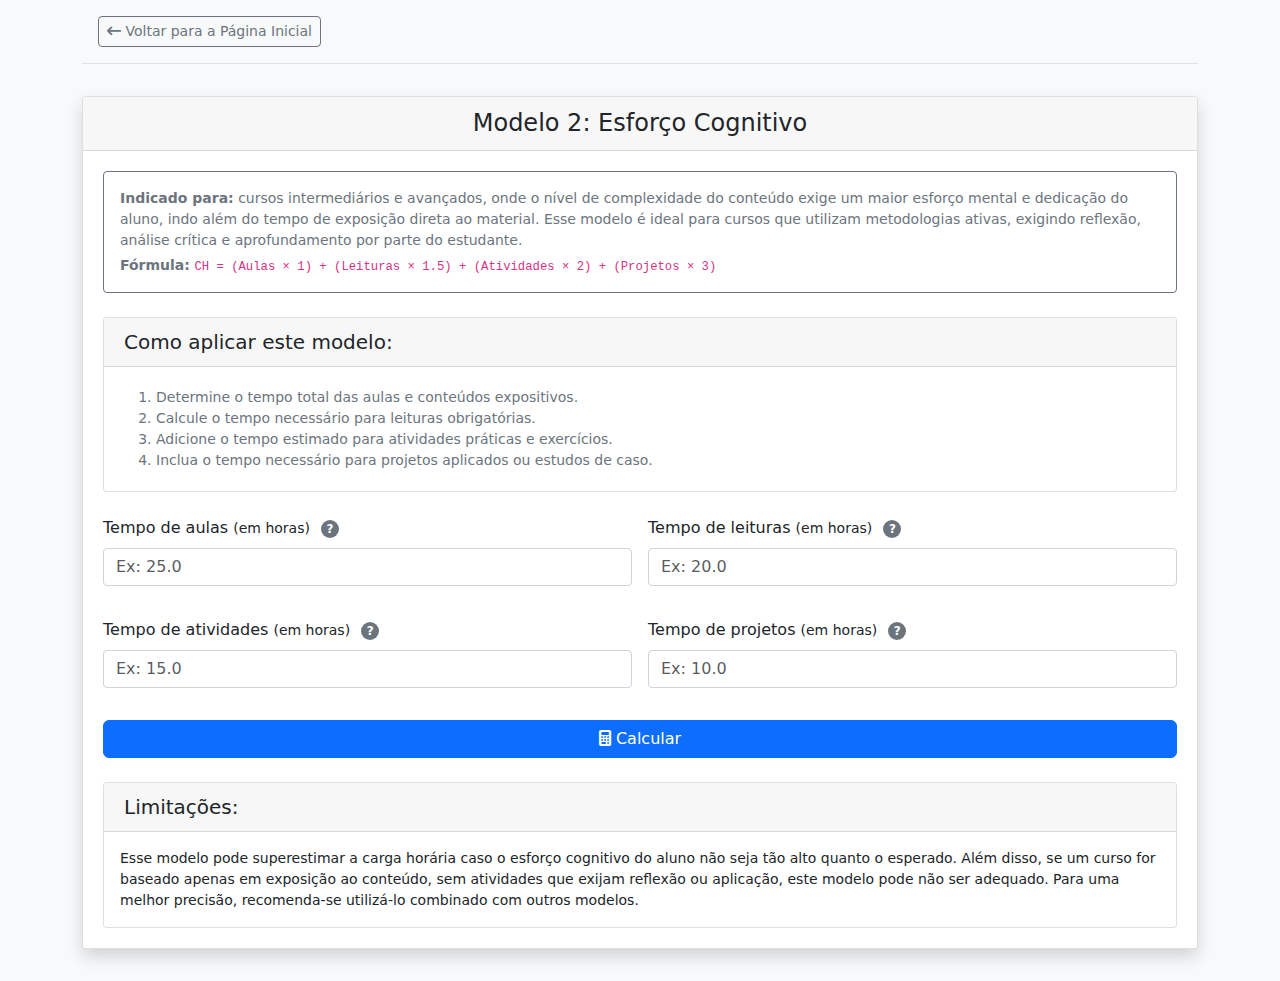
<file: calculadora/modelo2.html>
<!DOCTYPE html>
<html lang="pt-BR">

<head>
  <meta charset="UTF-8" />
  <meta name="viewport" content="width=device-width, initial-scale=1.0" />
  <title>Calculadora de Carga Horária - Modelo 2</title>
  <link href="https://cdn.jsdelivr.net/npm/bootstrap@5.3.3/dist/css/bootstrap.min.css" rel="stylesheet" />
  <link rel="stylesheet" href="https://cdnjs.cloudflare.com/ajax/libs/font-awesome/6.5.1/css/all.min.css">
  <link href="../css/estilos.css" rel="stylesheet" />
</head>

<body>
  <div class="container">
    <div class="d-flex justify-content-start p-3 border-bottom">
      <a href="../index.html" class="btn btn-outline-secondary btn-sm">
        <i class="fa-solid fa-arrow-left-long"></i> Voltar para a Página Inicial
      </a>
    </div>
    <div class="card shadow card-main">
      <div class="card-header text-center">
        <h4 class="mb-0">Modelo 2: Esforço Cognitivo</h4>
      </div>
      <div class="card-body">
        <div class="card border-secondary mb-4">
          <div class="card-body p-3">
            <p class="mb-1 small text-muted">
              <strong>Indicado para:</strong> cursos intermediários e avançados, onde o nível de complexidade do
              conteúdo exige um maior esforço mental e dedicação do aluno, indo além do tempo de exposição direta ao material. Esse
              modelo é ideal para cursos que utilizam metodologias ativas, exigindo reflexão, análise crítica e
              aprofundamento por parte do estudante.
            </p>
            <p class="mb-0 small text-muted">
              <strong>Fórmula:</strong>
              <code>CH = (Aulas × 1) + (Leituras × 1.5) + (Atividades × 2) + (Projetos × 3)</code>
            </p>
          </div>
        </div>

        <div class="card mb-4">
          <div class="card-header">
            <h5 class="mb-0">Como aplicar este modelo:</h5>
          </div>
          <div class="card-body">
            <ol class="small text-muted mb-0">
              <li>Determine o tempo total das aulas e conteúdos expositivos.</li>
              <li>Calcule o tempo necessário para leituras obrigatórias.</li>
              <li>Adicione o tempo estimado para atividades práticas e exercícios.</li>
              <li>Inclua o tempo necessário para projetos aplicados ou estudos de caso.</li>
            </ol>
          </div>
        </div>

        <form id="calc-form">
          <div class="row g-3 mb-3">
            <div class="col-md-6">
              <label for="aulas" class="form-label">
                Tempo de aulas <small>(em horas)</small>
                <div class="tooltip-container">
                  <span class="tooltip-icon">?</span>
                  <div class="tooltip-content">
                    Tempo de aulas expositivas, videoaulas e apresentações. Este valor será multiplicado por 1 (peso padrão), pois representa exposição direta ao conteúdo sem esforço cognitivo adicional.
                  </div>
                </div>
              </label>
              <input type="number" step="0.1" min="0" class="form-control" id="aulas" placeholder="Ex: 25.0" required />
            </div>
            <div class="col-md-6">
              <label for="leituras" class="form-label">
                Tempo de leituras <small>(em horas)</small>
                <div class="tooltip-container">
                  <span class="tooltip-icon">?</span>
                  <div class="tooltip-content">
                    Tempo para leitura de materiais técnicos, artigos científicos e textos complexos. Será multiplicado por 1.5, pois exige maior concentração e compreensão do que aulas expositivas.
                  </div>
                </div>
              </label>
              <input type="number" step="0.1" min="0" class="form-control" id="leituras" placeholder="Ex: 20.0" required />
            </div>
            <div class="col-md-6">
              <label for="atividades" class="form-label">
                Tempo de atividades <small>(em horas)</small>
                <div class="tooltip-container">
                  <span class="tooltip-icon">?</span>
                  <div class="tooltip-content">
                    Tempo para exercícios práticos, resolução de problemas e atividades que exigem aplicação do conhecimento. Multiplicado por 2 devido ao esforço cognitivo de análise e síntese.
                  </div>
                </div>
              </label>
              <input type="number" step="0.1" min="0" class="form-control" id="atividades" placeholder="Ex: 15.0" required />
            </div>
            <div class="col-md-6">
              <label for="projetos" class="form-label">
                Tempo de projetos <small>(em horas)</small>
                <div class="tooltip-container">
                  <span class="tooltip-icon">?</span>
                  <div class="tooltip-content">
                    Tempo para desenvolvimento de projetos aplicados, estudos de caso complexos e trabalhos que exigem pesquisa e criatividade. Multiplicado por 3 devido ao alto nível de esforço cognitivo.
                  </div>
                </div>
              </label>
              <input type="number" step="0.1" min="0" class="form-control" id="projetos" placeholder="Ex: 10.0" required />
            </div>
          </div>
          <button type="submit" class="btn btn-primary w-100">
            <i class="fa-solid fa-calculator"></i> Calcular
          </button>
        </form>

        <div id="resultado" class="alert alert-info mt-4 d-none" role="alert"></div>

        <div class="card mt-4">
          <div class="card-header">
            <h5 class="mb-0">Limitações:</h5>
          </div>
          <div class="card-body p-3">
            <p class="mb-0 small">
              Esse modelo pode superestimar a carga horária caso o esforço cognitivo do aluno
              não seja tão alto quanto o esperado. Além disso, se um curso for baseado apenas em exposição ao
              conteúdo, sem atividades que exijam reflexão ou aplicação, este modelo pode não ser adequado. Para uma
              melhor precisão, recomenda-se utilizá-lo combinado com outros modelos.
            </p>
          </div>
        </div>
      </div>
    </div>
  </div>

  <script src="https://cdn.jsdelivr.net/npm/bootstrap@5.3.3/dist/js/bootstrap.bundle.min.js"></script>

  <script>
    document.getElementById("calc-form").addEventListener("submit", function (e) {
      e.preventDefault();
      const aulas = parseFloat(document.getElementById("aulas").value) || 0;
      const leituras = parseFloat(document.getElementById("leituras").value) || 0;
      const atividades = parseFloat(document.getElementById("atividades").value) || 0;
      const projetos = parseFloat(document.getElementById("projetos").value) || 0;

      const total = aulas * 1 + leituras * 1.5 + atividades * 2 + projetos * 3;

      const resultadoDiv = document.getElementById("resultado");
      resultadoDiv.classList.remove("d-none");
      resultadoDiv.textContent = `Carga Horária Total: ${total.toLocaleString("pt-BR", {
        minimumFractionDigits: 1,
        maximumFractionDigits: 1,
      })} horas`;
    });
  </script>
</body>

</html>
</file>
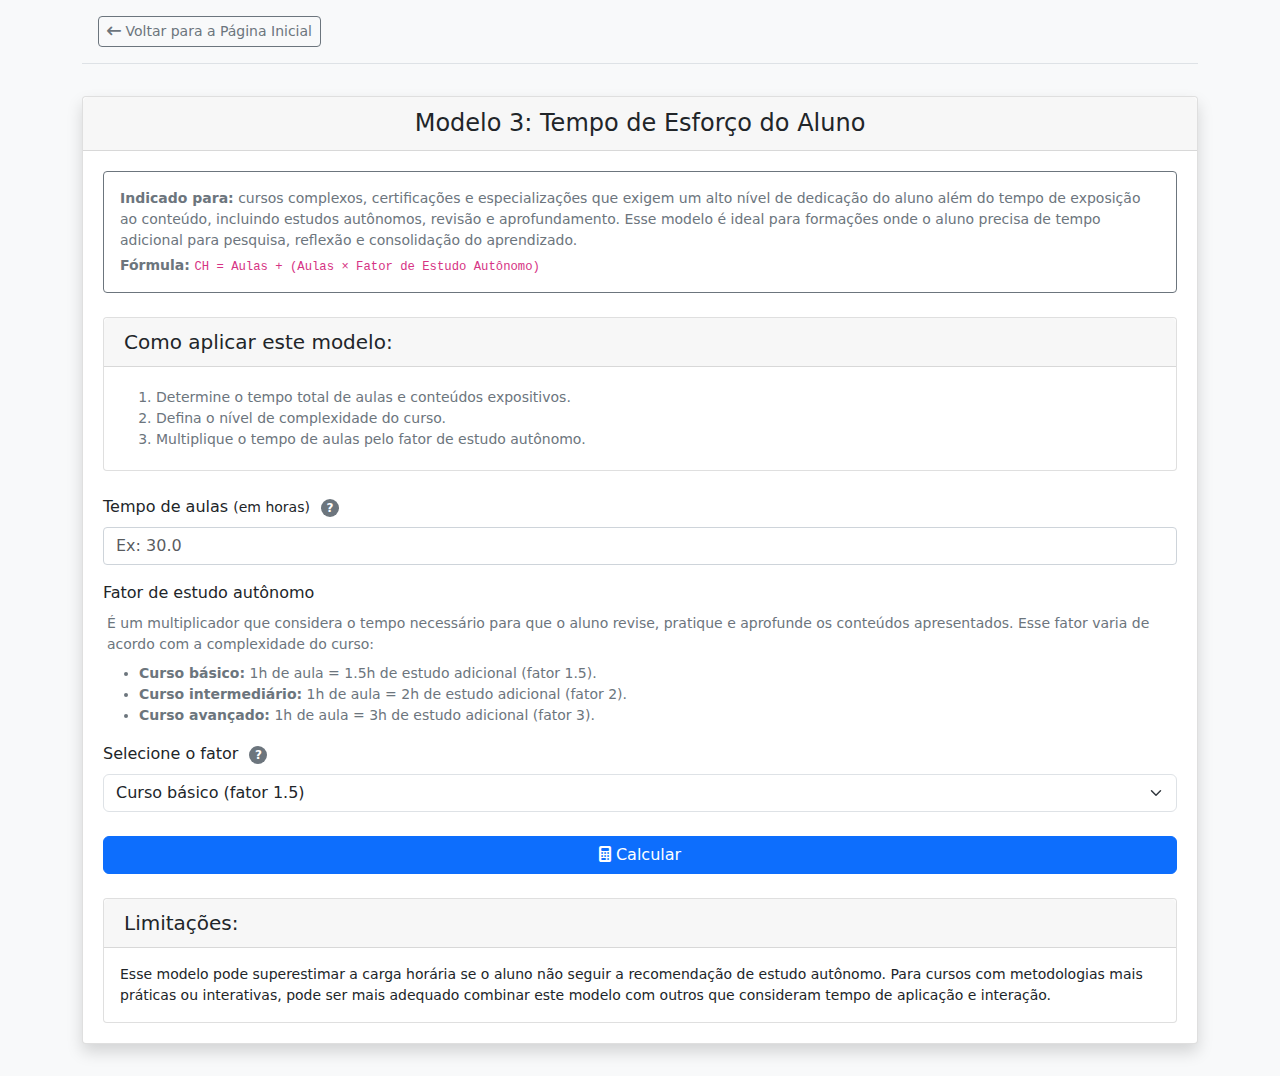
<file: calculadora/modelo3.html>
<!DOCTYPE html>
<html lang="pt-BR">

<head>
  <meta charset="UTF-8" />
  <meta name="viewport" content="width=device-width, initial-scale=1.0" />
  <title>Calculadora de Carga Horária - Modelo 3</title>
  <link href="https://cdn.jsdelivr.net/npm/bootstrap@5.3.3/dist/css/bootstrap.min.css" rel="stylesheet" />
  <link rel="stylesheet" href="https://cdnjs.cloudflare.com/ajax/libs/font-awesome/6.5.1/css/all.min.css">
  <link href="../css/estilos.css" rel="stylesheet" />
</head>

<body>
  <div class="container">
    <div class="d-flex justify-content-start p-3 border-bottom">
      <a href="../index.html" class="btn btn-outline-secondary btn-sm">
        <i class="fa-solid fa-arrow-left-long"></i> Voltar para a Página Inicial
      </a>
    </div>
    <div class="card shadow card-main">
      <div class="card-header text-center">
        <h4 class="mb-0">Modelo 3: Tempo de Esforço do Aluno</h4>
      </div>
      <div class="card-body">
        <div class="card border-secondary mb-4">
          <div class="card-body p-3">
            <p class="mb-1 small text-muted">
              <strong>Indicado para:</strong> cursos complexos, certificações
              e especializações que exigem um alto nível de dedicação do aluno
              além do tempo de exposição ao conteúdo, incluindo estudos
              autônomos, revisão e aprofundamento. Esse modelo é ideal para
              formações onde o aluno precisa de tempo adicional para pesquisa,
              reflexão e consolidação do aprendizado.
            </p>
            <p class="mb-0 small text-muted">
              <strong>Fórmula:</strong>
              <code>CH = Aulas + (Aulas × Fator de Estudo Autônomo)</code>
            </p>
          </div>
        </div>

        <div class="card mb-4">
          <div class="card-header">
            <h5 class="mb-0">Como aplicar este modelo:</h5>
          </div>
          <div class="card-body">
            <ol class="small text-muted mb-0">
              <li>
                Determine o tempo total de aulas e conteúdos expositivos.
              </li>
              <li>Defina o nível de complexidade do curso.</li>
              <li>
                Multiplique o tempo de aulas pelo fator de estudo autônomo.
              </li>
            </ol>
          </div>
        </div>

        <form id="calc-form">
          <div class="mb-3">
            <label for="aulas" class="form-label">
              Tempo de aulas <small>(em horas)</small>
              <div class="tooltip-container">
                <span class="tooltip-icon">?</span>
                <div class="tooltip-content">
                  Informe o tempo total de aulas, videoaulas, palestras e conteúdos expositivos. Este valor será usado como base para calcular o tempo adicional de estudo autônomo necessário.
                </div>
              </div>
            </label>
            <input type="number" step="0.1" min="0" class="form-control" id="aulas" placeholder="Ex: 30.0" required />
          </div>

          <fieldset class="mb-4">
            <legend class="fs-6">Fator de estudo autônomo</legend>
            <p class="small text-muted ms-1 mb-2">
              É um multiplicador que considera o tempo necessário para que o aluno revise, pratique e aprofunde
              os conteúdos apresentados. Esse fator varia de acordo com a complexidade do curso:<br />
            <ul class="small text-muted ms-1 mb-2">
              <li><b>Curso básico:</b> 1h de aula = 1.5h de estudo adicional (fator 1.5).</li>
              <li><b>Curso intermediário:</b> 1h de aula = 2h de estudo adicional (fator 2).</li>
              <li><b>Curso avançado:</b> 1h de aula = 3h de estudo adicional (fator 3).</li>
            </ul>
            </p>

            <label for="fator" class="form-label">
              Selecione o fator
              <div class="tooltip-container">
                <span class="tooltip-icon">?</span>
                <div class="tooltip-content">
                  Escolha o fator baseado na complexidade do seu curso: básico (1.5) para conteúdos introdutórios, intermediário (2.0) para conteúdos que exigem aplicação prática, avançado (3.0) para conteúdos que exigem pesquisa e análise crítica.
                </div>
              </div>
            </label>
            <select class="form-select" name="fator" id="fator" required>
              <option value="1.5" selected>Curso básico (fator 1.5)</option>
              <option value="2">Curso intermediário (fator 2)</option>
              <option value="3">Curso avançado (fator 3)</option>
            </select>
          </fieldset>

          <button type="submit" class="btn btn-primary w-100">
            <i class="fa-solid fa-calculator"></i> Calcular
          </button>
        </form>

        <div id="resultado" class="alert alert-info mt-4 d-none" role="alert"></div>

        <div class="card mt-4">
          <div class="card-header">
            <h5 class="mb-0">Limitações:</h5>
          </div>
          <div class="card-body p-3">
            <p class="mb-0 small">
              Esse modelo pode superestimar a carga horária se o aluno não
              seguir a recomendação de estudo autônomo. Para cursos com
              metodologias mais práticas ou interativas, pode ser mais
              adequado combinar este modelo com outros que consideram tempo de
              aplicação e interação.
            </p>
          </div>
        </div>
      </div>
    </div>
  </div>

  <script src="https://cdn.jsdelivr.net/npm/bootstrap@5.3.3/dist/js/bootstrap.bundle.min.js"></script>
  <script>
    document
      .getElementById("calc-form")
      .addEventListener("submit", function (e) {
        e.preventDefault();
        const aulas = parseFloat(document.getElementById("aulas").value) || 0;
        const fator = parseFloat(document.getElementById("fator").value);

        const total = aulas + aulas * fator;
        const resultadoDiv = document.getElementById("resultado");
        resultadoDiv.classList.remove("d-none");
        resultadoDiv.textContent = `Carga Horária Total: ${total.toLocaleString(
          "pt-BR",
          { minimumFractionDigits: 1, maximumFractionDigits: 1 }
        )} horas`;
      });
  </script>
</body>

</html>
</file>
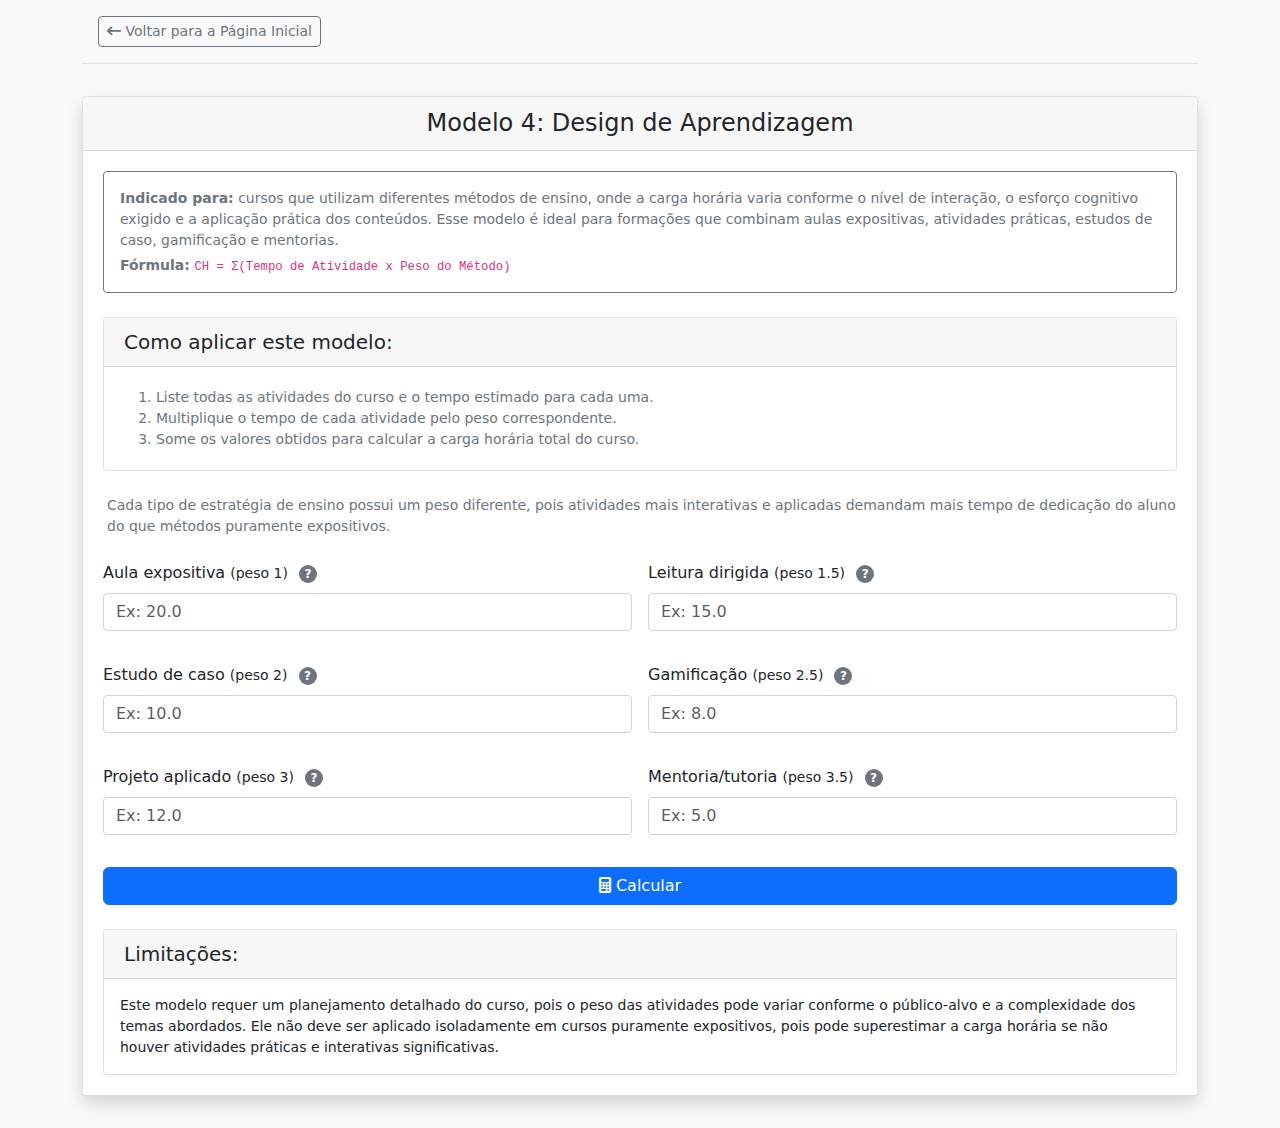
<file: calculadora/modelo4.html>
<!DOCTYPE html>
<html lang="pt-BR">

<head>
  <meta charset="UTF-8" />
  <meta name="viewport" content="width=device-width, initial-scale=1.0" />
  <title>Calculadora de Carga Horária - Modelo 4</title>
  <link href="https://cdn.jsdelivr.net/npm/bootstrap@5.3.3/dist/css/bootstrap.min.css" rel="stylesheet" />
  <link rel="stylesheet" href="https://cdnjs.cloudflare.com/ajax/libs/font-awesome/6.5.1/css/all.min.css">
  <link href="../css/estilos.css" rel="stylesheet" />
</head>

<body>
  <div class="container">
    <div class="d-flex justify-content-start p-3 border-bottom">
      <a href="../index.html" class="btn btn-outline-secondary btn-sm">
        <i class="fa-solid fa-arrow-left-long"></i> Voltar para a Página Inicial
      </a>
    </div>
    <div class="card shadow card-main">
      <div class="card-header text-center">
        <h4 class="mb-0">Modelo 4: Design de Aprendizagem</h4>
      </div>
      <div class="card-body">
        <div class="card border-secondary mb-4">
          <div class="card-body p-3">
            <p class="mb-1 small text-muted">
              <strong>Indicado para:</strong> cursos que utilizam diferentes métodos de ensino, onde a carga horária
              varia conforme o nível de interação, o esforço cognitivo exigido e a aplicação prática dos conteúdos. Esse modelo é ideal
              para formações que combinam aulas expositivas, atividades práticas, estudos de caso, gamificação e
              mentorias.
            </p>
            <p class="mb-0 small text-muted">
              <strong>Fórmula:</strong>
              <code>CH = Σ(Tempo de Atividade x Peso do Método)</code>
            </p>
          </div>
        </div>

        <div class="card mb-4">
          <div class="card-header">
            <h5 class="mb-0">Como aplicar este modelo:</h5>
          </div>
          <div class="card-body">
            <ol class="small text-muted mb-0">
              <li>Liste todas as atividades do curso e o tempo estimado para cada uma.</li>
              <li>Multiplique o tempo de cada atividade pelo peso correspondente.</li>
              <li>Some os valores obtidos para calcular a carga horária total do curso.</li>
            </ol>
          </div>
        </div>

        <form id="calc-form">
          <div class="row g-3 mb-3">
            <p class="small text-muted ms-1 mb-2">
              Cada tipo de estratégia de ensino possui um peso diferente, pois atividades mais interativas e aplicadas
              demandam mais tempo de dedicação do aluno do que métodos puramente expositivos.
            </p>
            <div class="col-md-6">
              <label for="aula" class="form-label">
                Aula expositiva <small>(peso 1)</small>
                <div class="tooltip-container">
                  <span class="tooltip-icon">?</span>
                  <div class="tooltip-content">
                    Tempo de aulas tradicionais, palestras e videoaulas onde o professor apresenta o conteúdo. Peso 1, pois é exposição passiva ao conteúdo, sem exigir esforço cognitivo adicional do aluno.
                  </div>
                </div>
              </label>
              <input type="number" step="0.1" min="0" class="form-control" id="aula" placeholder="Ex: 20.0" required />
            </div>
            <div class="col-md-6">
              <label for="leitura" class="form-label">
                Leitura dirigida <small>(peso 1.5)</small>
                <div class="tooltip-container">
                  <span class="tooltip-icon">?</span>
                  <div class="tooltip-content">
                    Tempo para leitura orientada de textos, artigos e materiais com objetivos específicos. Peso 1.5, pois exige concentração e compreensão ativa do conteúdo.
                  </div>
                </div>
              </label>
              <input type="number" step="0.1" min="0" class="form-control" id="leitura" placeholder="Ex: 15.0" required />
            </div>
            <div class="col-md-6">
              <label for="estudo" class="form-label">
                Estudo de caso <small>(peso 2)</small>
                <div class="tooltip-container">
                  <span class="tooltip-icon">?</span>
                  <div class="tooltip-content">
                    Tempo para análise de casos práticos, situações reais e resolução de problemas contextualizados. Peso 2, pois exige análise crítica e aplicação do conhecimento.
                  </div>
                </div>
              </label>
              <input type="number" step="0.1" min="0" class="form-control" id="estudo" placeholder="Ex: 10.0" required />
            </div>
            <div class="col-md-6">
              <label for="gamificacao" class="form-label">
                Gamificação <small>(peso 2.5)</small>
                <div class="tooltip-container">
                  <span class="tooltip-icon">?</span>
                  <div class="tooltip-content">
                    Tempo para atividades gamificadas, jogos educacionais e simulações interativas. Peso 2.5, pois combina aprendizado com engajamento ativo e tomada de decisões.
                  </div>
                </div>
              </label>
              <input type="number" step="0.1" min="0" class="form-control" id="gamificacao" placeholder="Ex: 8.0" required />
            </div>
            <div class="col-md-6">
              <label for="projeto" class="form-label">
                Projeto aplicado <small>(peso 3)</small>
                <div class="tooltip-container">
                  <span class="tooltip-icon">?</span>
                  <div class="tooltip-content">
                    Tempo para desenvolvimento de projetos práticos, trabalhos aplicados e criação de soluções. Peso 3, pois exige planejamento, execução e síntese de conhecimentos.
                  </div>
                </div>
              </label>
              <input type="number" step="0.1" min="0" class="form-control" id="projeto" placeholder="Ex: 12.0" required />
            </div>
            <div class="col-md-6">
              <label for="mentoria" class="form-label">
                Mentoria/tutoria <small>(peso 3.5)</small>
                <div class="tooltip-container">
                  <span class="tooltip-icon">?</span>
                  <div class="tooltip-content">
                    Tempo de sessões individuais ou em pequenos grupos com mentores/tutores. Peso 3.5, pois envolve interação personalizada, feedback direcionado e aprofundamento individual.
                  </div>
                </div>
              </label>
              <input type="number" step="0.1" min="0" class="form-control" id="mentoria" placeholder="Ex: 5.0" required />
            </div>
          </div>
          <button type="submit" class="btn btn-primary w-100">
            <i class="fa-solid fa-calculator"></i> Calcular
          </button>
        </form>

        <div id="resultado" class="alert alert-info mt-4 d-none" role="alert"></div>

        <div class="card mt-4">
          <div class="card-header">
            <h5 class="mb-0">Limitações:</h5>
          </div>
          <div class="card-body p-3">
            <p class="mb-0 small">
              Este modelo requer um planejamento detalhado do curso, pois o peso das atividades
              pode variar conforme o público-alvo e a complexidade dos temas abordados. Ele não deve ser
              aplicado isoladamente em cursos puramente expositivos, pois pode superestimar a carga horária
              se não houver atividades práticas e interativas significativas.
            </p>
          </div>
        </div>
      </div>
    </div>
  </div>

  <script src="https://cdn.jsdelivr.net/npm/bootstrap@5.3.3/dist/js/bootstrap.bundle.min.js"></script>
  <script>
    document.getElementById("calc-form").addEventListener("submit", function (e) {
      e.preventDefault();

      const aula = parseFloat(document.getElementById("aula").value) || 0;
      const leitura = parseFloat(document.getElementById("leitura").value) || 0;
      const estudo = parseFloat(document.getElementById("estudo").value) || 0;
      const gamificacao = parseFloat(document.getElementById("gamificacao").value) || 0;
      const projeto = parseFloat(document.getElementById("projeto").value) || 0;
      const mentoria = parseFloat(document.getElementById("mentoria").value) || 0;

      const total =
        aula * 1 +
        leitura * 1.5 +
        estudo * 2 +
        gamificacao * 2.5 +
        projeto * 3 +
        mentoria * 3.5;

      const resultadoDiv = document.getElementById("resultado");
      resultadoDiv.classList.remove("d-none");
      resultadoDiv.textContent = `Carga Horária Total: ${total.toLocaleString("pt-BR", {
        minimumFractionDigits: 1,
        maximumFractionDigits: 1,
      })} horas`;
    });
  </script>
</body>

</html>
</file>
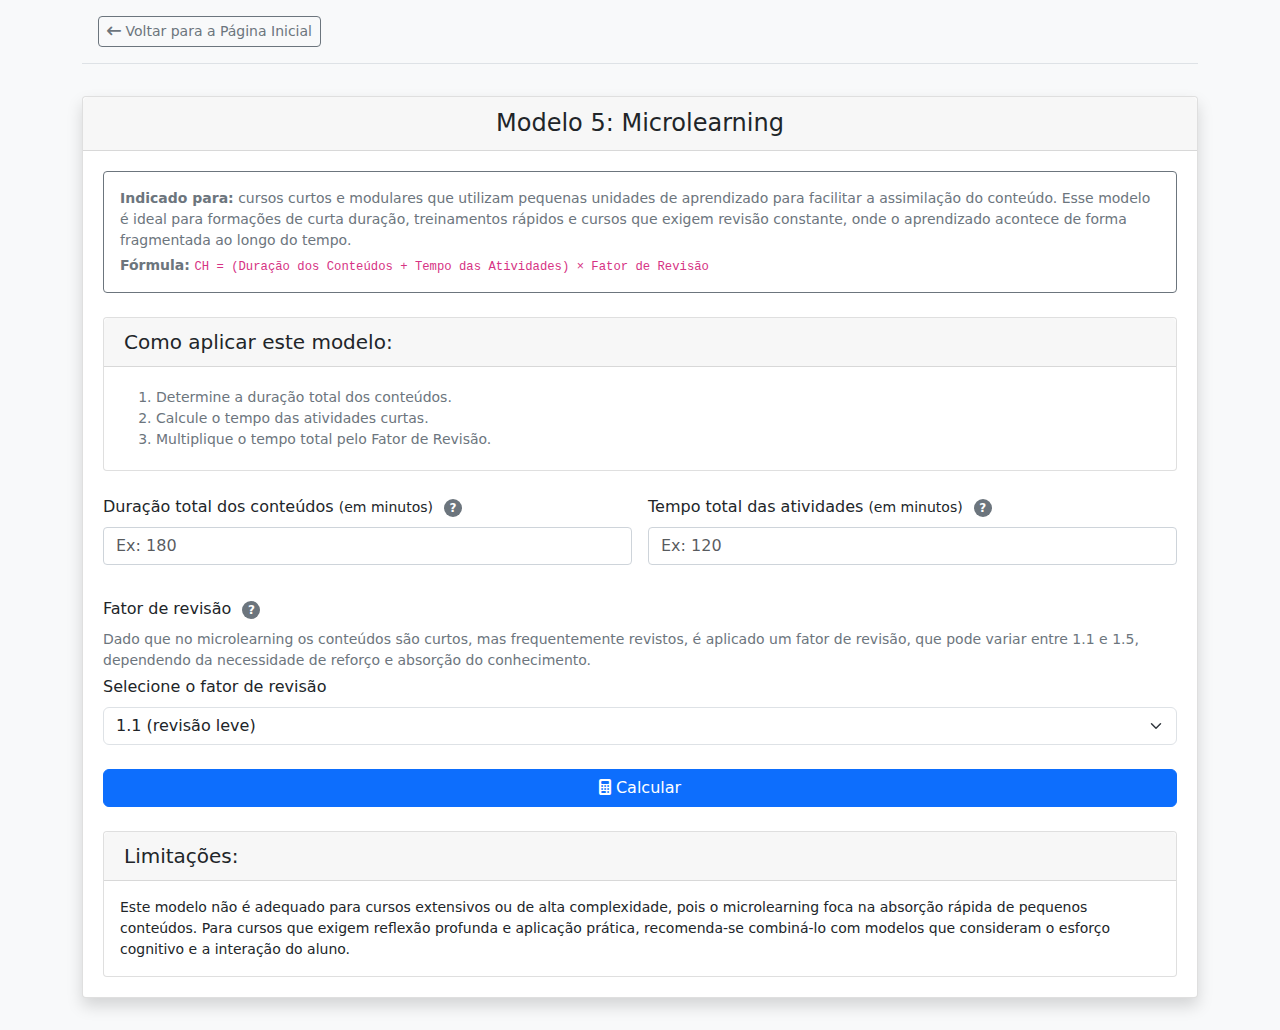
<file: calculadora/modelo5.html>
<!DOCTYPE html>
<html lang="pt-BR">

<head>
  <meta charset="UTF-8" />
  <meta name="viewport" content="width=device-width, initial-scale=1.0" />
  <title>Calculadora de Carga Horária - Modelo 5</title>
  <link href="https://cdn.jsdelivr.net/npm/bootstrap@5.3.3/dist/css/bootstrap.min.css" rel="stylesheet" />
  <link rel="stylesheet" href="https://cdnjs.cloudflare.com/ajax/libs/font-awesome/6.5.1/css/all.min.css">
  <link href="../css/estilos.css" rel="stylesheet" />
</head>

<body>
  <div class="container">
    <div class="d-flex justify-content-start p-3 border-bottom">
      <a href="../index.html" class="btn btn-outline-secondary btn-sm">
        <i class="fa-solid fa-arrow-left-long"></i> Voltar para a Página Inicial
      </a>
    </div>
    <div class="card shadow card-main">
      <div class="card-header text-center">
        <h4 class="mb-0">Modelo 5: Microlearning</h4>
      </div>
      <div class="card-body">
        <div class="card border-secondary mb-4">
          <div class="card-body p-3">
            <p class="mb-1 small text-muted">
              <strong>Indicado para:</strong> cursos curtos e modulares que utilizam pequenas unidades de aprendizado
              para facilitar
              a assimilação do conteúdo. Esse modelo é ideal para formações de curta duração, treinamentos rápidos e
              cursos que exigem revisão constante, onde o aprendizado acontece de forma fragmentada ao longo do
              tempo.
            </p>
            <p class="mb-0 small text-muted">
              <strong>Fórmula:</strong>
              <code>CH = (Duração dos Conteúdos + Tempo das Atividades) × Fator de Revisão</code>
            </p>
          </div>
        </div>

        <div class="card mb-4">
          <div class="card-header">
            <h5 class="mb-0">Como aplicar este modelo:</h5>
          </div>
          <div class="card-body">
            <ol class="small text-muted mb-0">
              <li>Determine a duração total dos conteúdos.</li>
              <li>Calcule o tempo das atividades curtas.</li>
              <li>Multiplique o tempo total pelo Fator de Revisão.</li>
            </ol>
          </div>
        </div>

        <form id="calc-form">
          <div class="row g-3 mb-3">
            <div class="col-md-6">
              <label for="conteudo" class="form-label">
                Duração total dos conteúdos <small>(em minutos)</small>
                <div class="tooltip-container">
                  <span class="tooltip-icon">?</span>
                  <div class="tooltip-content">
                    Soma de todos os micro-conteúdos: vídeos curtos, podcasts, infográficos, textos breves, etc. No microlearning, cada unidade deve ter entre 3-15 minutos. Informe o total em minutos.
                  </div>
                </div>
              </label>
              <input type="number" step="0.1" min="0" class="form-control" id="conteudo" placeholder="Ex: 180" required />
            </div>
            <div class="col-md-6">
              <label for="atividade" class="form-label">
                Tempo total das atividades <small>(em minutos)</small>
                <div class="tooltip-container">
                  <span class="tooltip-icon">?</span>
                  <div class="tooltip-content">
                    Tempo para atividades rápidas como quizzes, exercícios práticos curtos, reflexões e aplicações imediatas. Cada atividade deve ser concluída em poucos minutos.
                  </div>
                </div>
              </label>
              <input type="number" step="0.1" min="0" class="form-control" id="atividade" placeholder="Ex: 120" required />
            </div>
          </div>

          <div class="mb-4">
            <label for="fator" class="form-label">
              Fator de revisão
              <div class="tooltip-container">
                <span class="tooltip-icon">?</span>
                <div class="tooltip-content">
                  Escolha baseado na necessidade de reforço: 1.1-1.2 para conteúdos simples com pouca revisão, 1.3-1.4 para conteúdos que precisam de reforço moderado, 1.5 para conteúdos complexos que exigem revisão intensiva.
                </div>
              </div>
            </label>
            <p class="mb-1 small text-muted">
              Dado que no microlearning os conteúdos são curtos, mas frequentemente revistos, é aplicado um fator de
              revisão, que pode variar entre 1.1 e 1.5, dependendo da necessidade de reforço e absorção do
              conhecimento.
            </p>
            <label for="fator" class="form-label">
              Selecione o fator de revisão</label>
            <select class="form-select" id="fator" required>
              <option value="1.1">1.1 (revisão leve)</option>
              <option value="1.2">1.2</option>
              <option value="1.3">1.3</option>
              <option value="1.4">1.4</option>
              <option value="1.5">1.5 (revisão intensiva)</option>
            </select>
          </div>

          <button type="submit" class="btn btn-primary w-100">
            <i class="fa-solid fa-calculator"></i> Calcular
          </button>
        </form>

        <div id="resultado" class="alert alert-info mt-4 d-none" role="alert"></div>

        <div class="card mt-4">
          <div class="card-header">
            <h5 class="mb-0">Limitações:</h5>
          </div>
          <div class="card-body p-3">
            <p class="mb-0 small">
              Este modelo não é adequado para cursos extensivos ou de alta complexidade, pois o
              microlearning foca na absorção rápida de pequenos conteúdos. Para cursos que exigem reflexão
              profunda e aplicação prática, recomenda-se combiná-lo com modelos que consideram o esforço
              cognitivo e a interação do aluno.
            </p>
          </div>
        </div>
      </div>
    </div>
  </div>

  <script src="https://cdn.jsdelivr.net/npm/bootstrap@5.3.3/dist/js/bootstrap.bundle.min.js"></script>
  <script>
    document
      .getElementById("calc-form")
      .addEventListener("submit", function (e) {
        e.preventDefault();
        const conteudoMin =
          parseFloat(document.getElementById("conteudo").value) || 0;
        const atividadeMin =
          parseFloat(document.getElementById("atividade").value) || 0;
        const fator = parseFloat(document.getElementById("fator").value);

        const totalHoras = ((conteudoMin + atividadeMin) * fator) / 60;

        const resultadoDiv = document.getElementById("resultado");
        resultadoDiv.classList.remove("d-none");
        resultadoDiv.textContent = `Carga Horária Total: ${totalHoras.toLocaleString(
          "pt-BR",
          { minimumFractionDigits: 1, maximumFractionDigits: 1 }
        )} horas`;
      });
  </script>
</body>

</html>
</file>
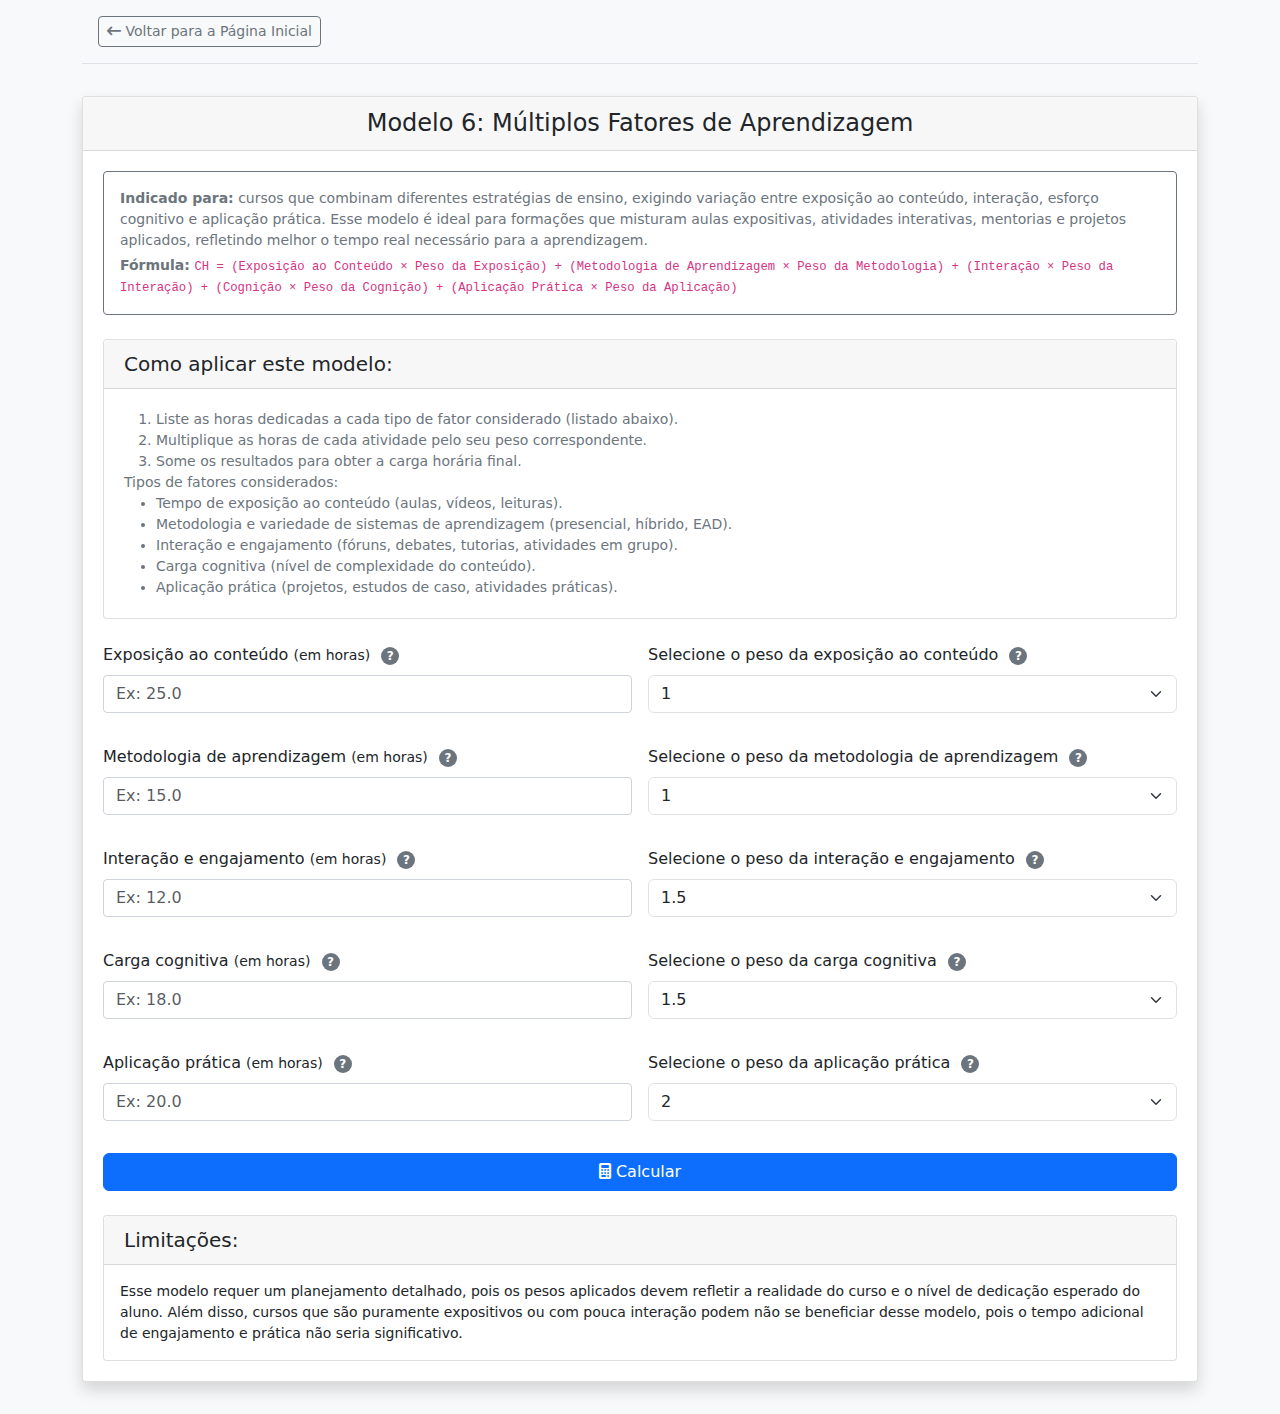
<file: calculadora/modelo6.html>
<!DOCTYPE html>
<html lang="pt-BR">

<head>
  <meta charset="UTF-8" />
  <meta name="viewport" content="width=device-width, initial-scale=1.0" />
  <title>Calculadora de Carga Horária - Modelo 6</title>
  <link href="https://cdn.jsdelivr.net/npm/bootstrap@5.3.3/dist/css/bootstrap.min.css" rel="stylesheet" />
  <link rel="stylesheet" href="https://cdnjs.cloudflare.com/ajax/libs/font-awesome/6.5.1/css/all.min.css">
  <link href="../css/estilos.css" rel="stylesheet" />
</head>

<body>
  <div class="container">
    <div class="d-flex justify-content-start p-3 border-bottom">
      <a href="../index.html" class="btn btn-outline-secondary btn-sm">
        <i class="fa-solid fa-arrow-left-long"></i> Voltar para a Página Inicial
      </a>
    </div>
    <div class="card shadow card-main">
      <div class="card-header text-center">
        <h4 class="mb-0">Modelo 6: Múltiplos Fatores de Aprendizagem</h4>
      </div>
      <div class="card-body">
        <div class="card border-secondary mb-4">
          <div class="card-body p-3">
            <p class="mb-1 small text-muted">
              <strong>Indicado para:</strong> cursos que combinam diferentes estratégias de ensino, exigindo variação
              entre exposição ao conteúdo, interação, esforço cognitivo e aplicação prática. Esse modelo é ideal para
              formações que
              misturam aulas expositivas, atividades interativas, mentorias e projetos aplicados, refletindo melhor o
              tempo real necessário para a aprendizagem.
            </p>
            <p class="mb-0 small text-muted">
              <strong>Fórmula:</strong>
              <code>CH = (Exposição ao Conteúdo × Peso da Exposição) + (Metodologia de Aprendizagem × Peso da Metodologia) + (Interação × Peso da Interação) + (Cognição × Peso da Cognição) + (Aplicação Prática × Peso da Aplicação)</code>
            </p>
          </div>
        </div>

        <div class="card mb-4">
          <div class="card-header">
            <h5 class="mb-0">Como aplicar este modelo:</h5>
          </div>
          <div class="card-body">
            <ol class="small text-muted mb-0">
              <li>Liste as horas dedicadas a cada tipo de fator considerado (listado abaixo).</li>
              <li>Multiplique as horas de cada atividade pelo seu peso correspondente.</li>
              <li>Some os resultados para obter a carga horária final.</li>
            </ol>
            <p class="small text-muted mb-0">Tipos de fatores considerados:</p>
            <ul class="small text-muted mb-0">
              <li>Tempo de exposição ao conteúdo (aulas, vídeos, leituras).</li>
              <li>Metodologia e variedade de sistemas de aprendizagem (presencial, híbrido, EAD).</li>
              <li>Interação e engajamento (fóruns, debates, tutorias, atividades em grupo).</li>
              <li>Carga cognitiva (nível de complexidade do conteúdo).</li>
              <li>Aplicação prática (projetos, estudos de caso, atividades práticas).</li>
            </ul>
          </div>
        </div>

        <form id="calc-form">
          <div class="row g-3 mb-3">
            <div class="col-md-6">
              <label for="tempoExposicao" class="form-label">
                Exposição ao conteúdo <small>(em horas)</small>
                <div class="tooltip-container">
                  <span class="tooltip-icon">?</span>
                  <div class="tooltip-content">
                    Tempo de aulas expositivas, videoaulas, palestras e leituras básicas. Representa o tempo de exposição passiva ao conteúdo, sem interação ou aplicação prática.
                  </div>
                </div>
              </label>
              <input type="number" step="0.1" min="0" class="form-control" id="tempoExposicao" placeholder="Ex: 25.0" required />
            </div>
            <div class="col-md-6">
              <label for="pesoTempoExposicao" class="form-label">
                Selecione o peso da exposição ao conteúdo
                <div class="tooltip-container">
                  <span class="tooltip-icon">?</span>
                  <div class="tooltip-content">
                    Peso fixo 1.0 para exposição ao conteúdo, pois representa o tempo base de aprendizagem sem esforço cognitivo adicional.
                  </div>
                </div>
              </label>
              <select class="form-select" id="pesoTempoExposicao" required>
                <option value="1">1</option>
              </select>
            </div>
          </div>

          <div class="row g-3 mb-3">
            <div class="col-md-6">
              <label for="tempoMetodologia" class="form-label">
                Metodologia de aprendizagem <small>(em horas)</small>
                <div class="tooltip-container">
                  <span class="tooltip-icon">?</span>
                  <div class="tooltip-content">
                    Tempo dedicado a diferentes metodologias como aprendizagem híbrida, uso de tecnologias educacionais, metodologias ativas e variação de formatos de ensino.
                  </div>
                </div>
              </label>
              <input type="number" step="0.1" min="0" class="form-control" id="tempoMetodologia" placeholder="Ex: 15.0" required />
            </div>
            <div class="col-md-6">
              <label for="pesoMetodologia" class="form-label">
                Selecione o peso da metodologia de aprendizagem
                <div class="tooltip-container">
                  <span class="tooltip-icon">?</span>
                  <div class="tooltip-content">
                    Escolha o peso baseado na complexidade metodológica: 1.0 para metodologias simples, 1.5-2.0 para metodologias moderadamente complexas, 2.5 para metodologias muito diversificadas e complexas.
                  </div>
                </div>
              </label>
              <select class="form-select" id="pesoMetodologia" required>
                <option value="1">1</option>
                <option value="1.5">1.5</option>
                <option value="2">2</option>
                <option value="2.5">2.5</option>
              </select>
            </div>
          </div>

          <div class="row g-3 mb-3">
            <div class="col-md-6">
              <label for="tempoInteracao" class="form-label">
                Interação e engajamento <small>(em horas)</small>
                <div class="tooltip-container">
                  <span class="tooltip-icon">?</span>
                  <div class="tooltip-content">
                    Tempo para participação em fóruns, debates, discussões em grupo, sessões de perguntas e respostas, atividades colaborativas e interação com colegas e professores.
                  </div>
                </div>
              </label>
              <input type="number" step="0.1" min="0" class="form-control" id="tempoInteracao" placeholder="Ex: 12.0" required />
            </div>
            <div class="col-md-6">
              <label for="pesoInteracao" class="form-label">
                Selecione o peso da interação e engajamento
                <div class="tooltip-container">
                  <span class="tooltip-icon">?</span>
                  <div class="tooltip-content">
                    Peso baseado no nível de interação: 1.5 para interações básicas, 2.0-2.5 para interações moderadas, 3.0 para interações intensas e colaboração complexa.
                  </div>
                </div>
              </label>
              <select class="form-select" id="pesoInteracao" required>
                <option value="1.5">1.5</option>
                <option value="2">2</option>
                <option value="2.5">2.5</option>
                <option value="3">3</option>
              </select>
            </div>
          </div>

          <div class="row g-3 mb-3">
            <div class="col-md-6">
              <label for="tempoCargaCognitiva" class="form-label">
                Carga cognitiva <small>(em horas)</small>
                <div class="tooltip-container">
                  <span class="tooltip-icon">?</span>
                  <div class="tooltip-content">
                    Tempo dedicado a conteúdos que exigem alto esforço mental: análise crítica, resolução de problemas complexos, síntese de informações e raciocínio abstrato.
                  </div>
                </div>
              </label>
              <input type="number" step="0.1" min="0" class="form-control" id="tempoCargaCognitiva" placeholder="Ex: 18.0" required />
            </div>
            <div class="col-md-6">
              <label for="pesoCargaCognitiva" class="form-label">
                Selecione o peso da carga cognitiva
                <div class="tooltip-container">
                  <span class="tooltip-icon">?</span>
                  <div class="tooltip-content">
                    Peso baseado na complexidade cognitiva: 1.5 para carga leve, 2.0-2.5 para carga moderada, 3.0-3.5 para carga cognitiva alta que exige muito esforço mental.
                  </div>
                </div>
              </label>
              <select class="form-select" id="pesoCargaCognitiva" required>
                <option value="1.5">1.5</option>
                <option value="2">2</option>
                <option value="2.5">2.5</option>
                <option value="3">3</option>
                <option value="3.5">3.5</option>
              </select>
            </div>
          </div>

          <div class="row g-3 mb-3">
            <div class="col-md-6">
              <label for="tempoAplicacao" class="form-label">
                Aplicação prática <small>(em horas)</small>
                <div class="tooltip-container">
                  <span class="tooltip-icon">?</span>
                  <div class="tooltip-content">
                    Tempo para desenvolvimento de projetos, estudos de caso práticos, simulações, laboratórios, atividades hands-on e aplicação real do conhecimento adquirido.
                  </div>
                </div>
              </label>
              <input type="number" step="0.1" min="0" class="form-control" id="tempoAplicacao" placeholder="Ex: 20.0" required />
            </div>
            <div class="col-md-6">
              <label for="pesoAplicacao" class="form-label">
                Selecione o peso da aplicação prática
                <div class="tooltip-container">
                  <span class="tooltip-icon">?</span>
                  <div class="tooltip-content">
                    Peso baseado na complexidade da aplicação: 2.0 para aplicações simples, 2.5-3.0 para aplicações moderadas, 3.5-4.0 para aplicações complexas que exigem criatividade e inovação.
                  </div>
                </div>
              </label>
              <select class="form-select" id="pesoAplicacao" required>
                <option value="2">2</option>
                <option value="2.5">2.5</option>
                <option value="3">3</option>
                <option value="3.5">3.5</option>
                <option value="4">4</option>
              </select>
            </div>
          </div>

          <button type="submit" class="btn btn-primary w-100">
            <i class="fa-solid fa-calculator"></i> Calcular
          </button>
        </form>

        <div id="resultado" class="alert alert-info mt-4 d-none" role="alert"></div>

        <div class="card mt-4">
          <div class="card-header">
            <h5 class="mb-0">Limitações:</h5>
          </div>
          <div class="card-body p-3">
            <p class="mb-0 small">
              Esse modelo requer um planejamento detalhado, pois os pesos aplicados devem
              refletir a realidade do curso e o nível de dedicação esperado do aluno. Além disso, cursos que são
              puramente expositivos ou com pouca interação podem não se beneficiar desse modelo, pois o
              tempo adicional de engajamento e prática não seria significativo.
            </p>
          </div>
        </div>
      </div>
    </div>
  </div>

  <script src="https://cdn.jsdelivr.net/npm/bootstrap@5.3.3/dist/js/bootstrap.bundle.min.js"></script>
  <script>
    document.getElementById("calc-form").addEventListener("submit", function (e) {
      e.preventDefault();

      const tempoExposicao = parseFloat(document.getElementById("tempoExposicao").value) || 0;
      const pesoTempoExposicao = parseFloat(document.getElementById("pesoTempoExposicao").value);

      const tempoMetodologia = parseFloat(document.getElementById("tempoMetodologia").value) || 0;
      const pesoMetodologia = parseFloat(document.getElementById("pesoMetodologia").value);

      const tempoInteracao = parseFloat(document.getElementById("tempoInteracao").value) || 0;
      const pesoInteracao = parseFloat(document.getElementById("pesoInteracao").value);

      const tempoCargaCognitiva = parseFloat(document.getElementById("tempoCargaCognitiva").value) || 0;
      const pesoCargaCognitiva = parseFloat(document.getElementById("pesoCargaCognitiva").value);

      const tempoAplicacao = parseFloat(document.getElementById("tempoAplicacao").value) || 0;
      const pesoAplicacao = parseFloat(document.getElementById("pesoAplicacao").value);

      // Nova fórmula de cálculo
      const total =
        (tempoExposicao * pesoTempoExposicao) +
        (tempoMetodologia * pesoMetodologia) +
        (tempoInteracao * pesoInteracao) +
        (tempoCargaCognitiva * pesoCargaCognitiva) +
        (tempoAplicacao * pesoAplicacao);

      const resultadoDiv = document.getElementById("resultado");
      resultadoDiv.classList.remove("d-none");
      resultadoDiv.textContent = `Carga Horária Total: ${total.toLocaleString("pt-BR", { minimumFractionDigits: 1, maximumFractionDigits: 1 })} horas`;
    });
  </script>
</body>

</html>
</file>
<file: css/estilos.css>
/* ======================================
  1. RESET / NORMALIZAÇÃO
====================================== */
body {
  margin: 0;
  font-family: system-ui, -apple-system, "Segoe UI", Roboto, "Helvetica Neue", Arial, sans-serif;
  font-size: 1rem;
  font-weight: 400;
  line-height: 1.5;
  color: #212529;
  background-color: #f8f9fa;
  -webkit-font-smoothing: antialiased;
  -moz-osx-font-smoothing: grayscale;
}

/* ======================================
  2. LAYOUT GERAL
====================================== */
.container {
  width: 100%;
  padding-right: 0.75rem;
  padding-left: 0.75rem;
  margin-right: auto;
  margin-left: auto;
}

@media (min-width: 576px) {
  .container {
    max-width: 540px;
  }
}

@media (min-width: 768px) {
  .container {
    max-width: 720px;
  }
}

@media (min-width: 992px) {
  .container {
    max-width: 960px;
  }
}

@media (min-width: 1200px) {
  .container {
    max-width: 1140px;
  }
}

/* ======================================
  3. TIPOGRAFIA
====================================== */
h1, h2, h3, h4, h5, h6 {
  margin-top: 0;
  margin-bottom: 0.5rem;
  font-weight: 500;
  line-height: 1.2;
}

h2 {
  font-size: 2rem;
}

h4 {
  font-size: 1.5rem;
}

h5 {
  font-size: 1.25rem;
}

p {
  margin-top: 0;
  margin-bottom: 1rem;
}

small, .small {
  font-size: 0.875em;
}

strong {
  font-weight: 700;
}

/* ======================================
  4. COMPONENTES
====================================== */

/* 4.1 Cards */
.card {
  position: relative;
  display: flex;
  flex-direction: column;
  min-width: 0;
  word-wrap: break-word;
  background-color: #fff;
  background-clip: border-box;
  border: 1px solid rgba(0, 0, 0, 0.125);
  border-radius: 0.25rem;
  transition: transform 0.2s ease;
}

.card:hover {
  transform: translateY(-4px);
}

.card-main {
  margin: 2rem auto;
}

.card-header {
  padding: 0.75rem 1.25rem;
  margin-bottom: 0;
  background-color: rgba(0, 0, 0, 0.03);
  border-bottom: 1px solid rgba(0, 0, 0, 0.125);
}

.card-body {
  flex: 1 1 auto;
  padding: 1.25rem;
}

.card-title {
  margin-bottom: 0.75rem;
}

.card-text {
  margin-top: 0;
  margin-bottom: 0;
}

/* Variações de borda */
.border-secondary {
  border-color: #6c757d !important;
}

/* 4.2 FAQ */
.faq-item {
  border-bottom: 1px solid #dee2e6;
  padding: 1.5rem 0;
}

.faq-item:last-child {
  border-bottom: none;
}

.faq-question {
  font-weight: 600;
  color: #000000;
  margin-bottom: 0.75rem;
  cursor: pointer;
  display: flex;
  align-items: center;
  justify-content: space-between;
}

.faq-question:hover {
  color: #4d4e4f;
}

.faq-answer {
  color: #495057;
  line-height: 1.6;
}

.faq-toggle {
  transition: transform 0.3s ease;
}

.faq-toggle.rotated {
  transform: rotate(180deg);
}

.faq-answer.collapsed {
  display: none;
}

/* 4.3 Formulários */
.form-label {
  margin-bottom: 0.5rem;
}

.form-control {
  display: block;
  width: 100%;
  padding: 0.375rem 0.75rem;
  font-size: 1rem;
  font-weight: 400;
  line-height: 1.5;
  color: #212529;
  background-color: #fff;
  background-clip: padding-box;
  border: 1px solid #ced4da;
  appearance: none;
  border-radius: 0.25rem;
  transition: border-color 0.15s ease-in-out, box-shadow 0.15s ease-in-out;
}

.form-control:focus {
  color: #212529;
  background-color: #fff;
  border-color: #86b7fe;
  outline: 0;
  box-shadow: 0 0 0 0.25rem rgba(13, 110, 253, 0.25);
}

/* Ajuste para small dentro de label */
label small {
  font-weight: 400;
}

/* 4.4 Alertas */
.alert {
  position: relative;
  padding: 1rem 1rem;
  margin-bottom: 1rem;
  border: 1px solid transparent;
  border-radius: 0.25rem;
}

.alert-info {
  color: #055160;
  background-color: #cff4fc;
  border-color: #b6effb;
}

/* 4.5 Ícones */
.icon-box {
  display: flex;
  justify-content: center;
  align-items: center;
  height: 80px;
  font-size: 2.5rem;
  color: #0d6efd;
  background-color: rgba(13, 110, 253, 0.1);
  border-radius: 0.25rem 0.25rem 0 0;
}

/* Cores específicas para cada modelo */
.model1 .icon-box {
  color: #0d6efd;
  background-color: rgba(13, 110, 253, 0.1);
}

.model2 .icon-box {
  color: #6f42c1;
  background-color: rgba(111, 66, 193, 0.1);
}

.model3 .icon-box {
  color: #198754;
  background-color: rgba(25, 135, 84, 0.1);
}

.model4 .icon-box {
  color: #fd7e14;
  background-color: rgba(253, 126, 20, 0.1);
}

.model5 .icon-box {
  color: #dc3545;
  background-color: rgba(220, 53, 69, 0.1);
}

.model6 .icon-box {
  color: #0dcaf0;
  background-color: rgba(13, 202, 240, 0.1);
}

.faq .icon-box {
  color: #11bee0;
  background-color: rgba(15, 175, 148, 0.1);
}

/* 4.6 Tooltips */
.tooltip-container {
  position: relative;
  display: inline-block;
}

.tooltip-icon {
  display: inline-flex;
  align-items: center;
  justify-content: center;
  width: 18px;
  height: 18px;
  margin-left: 6px;
  background-color: #6c757d;
  color: white;
  border-radius: 50%;
  font-size: 12px;
  font-weight: bold;
  cursor: help;
  transition: background-color 0.2s ease;
}

.tooltip-icon:hover {
  background-color: #495057;
}

.tooltip-content {
  visibility: hidden;
  opacity: 0;
  position: absolute;
  z-index: 1000;
  bottom: 125%;
  left: 50%;
  transform: translateX(-50%);
  background-color: #343a40;
  color: white;
  text-align: left;
  padding: 12px 16px;
  font-size: 14px;
  border-radius: 6px;
  line-height: 1.4;
  white-space: nowrap;
  max-width: 450px;
  min-width: 300px;
  white-space: normal;
  box-shadow: 0 2px 8px rgba(0, 0, 0, 0.15);
  transition: opacity 0.3s ease, visibility 0.3s ease;
}

.tooltip-content::after {
  content: "";
  position: absolute;
  top: 100%;
  left: 50%;
  margin-left: -5px;
  border-width: 5px;
  border-style: solid;
  border-color: #343a40 transparent transparent transparent;
}

.tooltip-container:hover .tooltip-content {
  visibility: visible;
  opacity: 1;
}

/* Ajuste para tooltips em dispositivos móveis */
@media (max-width: 767.98px) {
  .tooltip-content {
    position: fixed;
    bottom: auto;
    top: 50%;
    left: 50%;
    transform: translate(-50%, -50%);
    max-width: 90vw;
    z-index: 1050;
  }
  .tooltip-content::after {
    display: none;
  }
}

/* 4.7 Categorias e Busca */
.category-header {
  background: #0d6efd;
  color: white;
  padding: 1rem 1.5rem;
  margin: 2rem 0 1rem 0;
  border-radius: 0.5rem;
  font-weight: 600;
}

.search-box {
  position: sticky;
  top: 20px;
  z-index: 100;
  background: white;
  padding: 1rem;
  border-radius: 0.5rem;
  box-shadow: 0 2px 10px rgba(0,0,0,0.1);
  margin-bottom: 2rem;
}

/* ======================================
  5. GRID
====================================== */
.row {
  display: flex;
  flex-wrap: wrap;
  margin-right: -0.75rem;
  margin-left: -0.75rem;
}

.col-md-6 {
  position: relative;
  width: 100%;
  padding-right: 0.75rem;
  padding-left: 0.75rem;
}

@media (min-width: 768px) {
  .col-md-6 {
    flex: 0 0 50%;
    max-width: 50%;
  }
}

.col-sm-6 {
  position: relative;
  width: 100%;
  padding-right: 0.75rem;
  padding-left: 0.75rem;
}

@media (min-width: 576px) {
  .col-sm-6 {
    flex: 0 0 50%;
    max-width: 50%;
  }
}

.col-lg-4 {
  position: relative;
  width: 100%;
  padding-right: 0.75rem;
  padding-left: 0.75rem;
}

@media (min-width: 992px) {
  .col-lg-4 {
    flex: 0 0 33.333333%;
    max-width: 33.333333%;
  }
}

/* Gap */
.g-3 {
  margin-right: -0.5rem;
  margin-left: -0.5rem;
}

.g-3 > * {
  padding-right: 0.5rem;
  padding-left: 0.5rem;
  margin-bottom: 1rem;
}

.g-4 {
  margin-right: -0.75rem;
  margin-left: -0.75rem;
}

.g-4 > * {
  padding-right: 0.75rem;
  padding-left: 0.75rem;
  margin-bottom: 1.5rem;
}

/* ======================================
  6. UTILITÁRIOS
====================================== */

/* 6.1 Espaçamento */
.p-3 {
  padding: 1rem !important;
}

.py-3 {
  padding-top: 1rem !important;
  padding-bottom: 1rem !important;
}

.py-5 {
  padding-top: 3rem !important;
  padding-bottom: 3rem !important;
}

.mb-0 {
  margin-bottom: 0 !important;
}

.mb-1 {
  margin-bottom: 0.25rem !important;
}

.mb-2 {
  margin-bottom: 0.5rem !important;
}

.mb-3 {
  margin-bottom: 1rem !important;
}

.mb-4 {
  margin-bottom: 1.5rem !important;
}

.mt-4 {
  margin-top: 1.5rem !important;
}

/* 6.2 Flexbox */
.d-flex {
  display: flex !important;
}

.flex-grow-1 {
  flex-grow: 1 !important;
}

.flex-column {
  flex-direction: column !important;
}

.justify-content-start {
  justify-content: flex-start !important;
}

/* 6.3 Display */
.d-none {
  display: none !important;
}

/* 6.4 Texto */
.text-center {
  text-align: center !important;
}

.text-decoration-none {
  text-decoration: none !important;
}

.text-muted {
  color: #6c757d !important;
}

/* 6.5 Bordas e Sombras */
.border-bottom {
  border-bottom: 1px solid #dee2e6 !important;
}

.shadow {
  box-shadow: 0 0.5rem 1rem rgba(0, 0, 0, 0.15) !important;
}

.shadow-sm {
  box-shadow: 0 0.125rem 0.25rem rgba(0, 0, 0, 0.075) !important;
}

/* 6.6 Dimensões */
.h-100 {
  height: 100% !important;
}

.w-100 {
  width: 100% !important;
}

/* ======================================
  7. ELEMENTOS ESPECÍFICOS
====================================== */
header {
  margin-bottom: 2rem;
  text-align: center;
}

footer {
  margin-top: 3rem;
  padding: 1.5rem 0;
  text-align: center;
  font-size: 0.875rem;
  color: #6c757d;
  border-top: 1px solid #dee2e6;
}

/* ======================================
  8. MEDIA QUERIES
====================================== */
@media (max-width: 767.98px) {
  .card-main {
    margin: 1rem auto;
  }
  .icon-box {
    height: 60px;
    font-size: 2rem;
  }
  h2 {
    font-size: 1.75rem;
  }
  h4 {
    font-size: 1.25rem;
  }
  h5 {
    font-size: 1.1rem;
  }
}

@media (max-width: 575.98px) {
  .icon-box {
    height: 50px;
    font-size: 1.75rem;
  }
}
</file>
